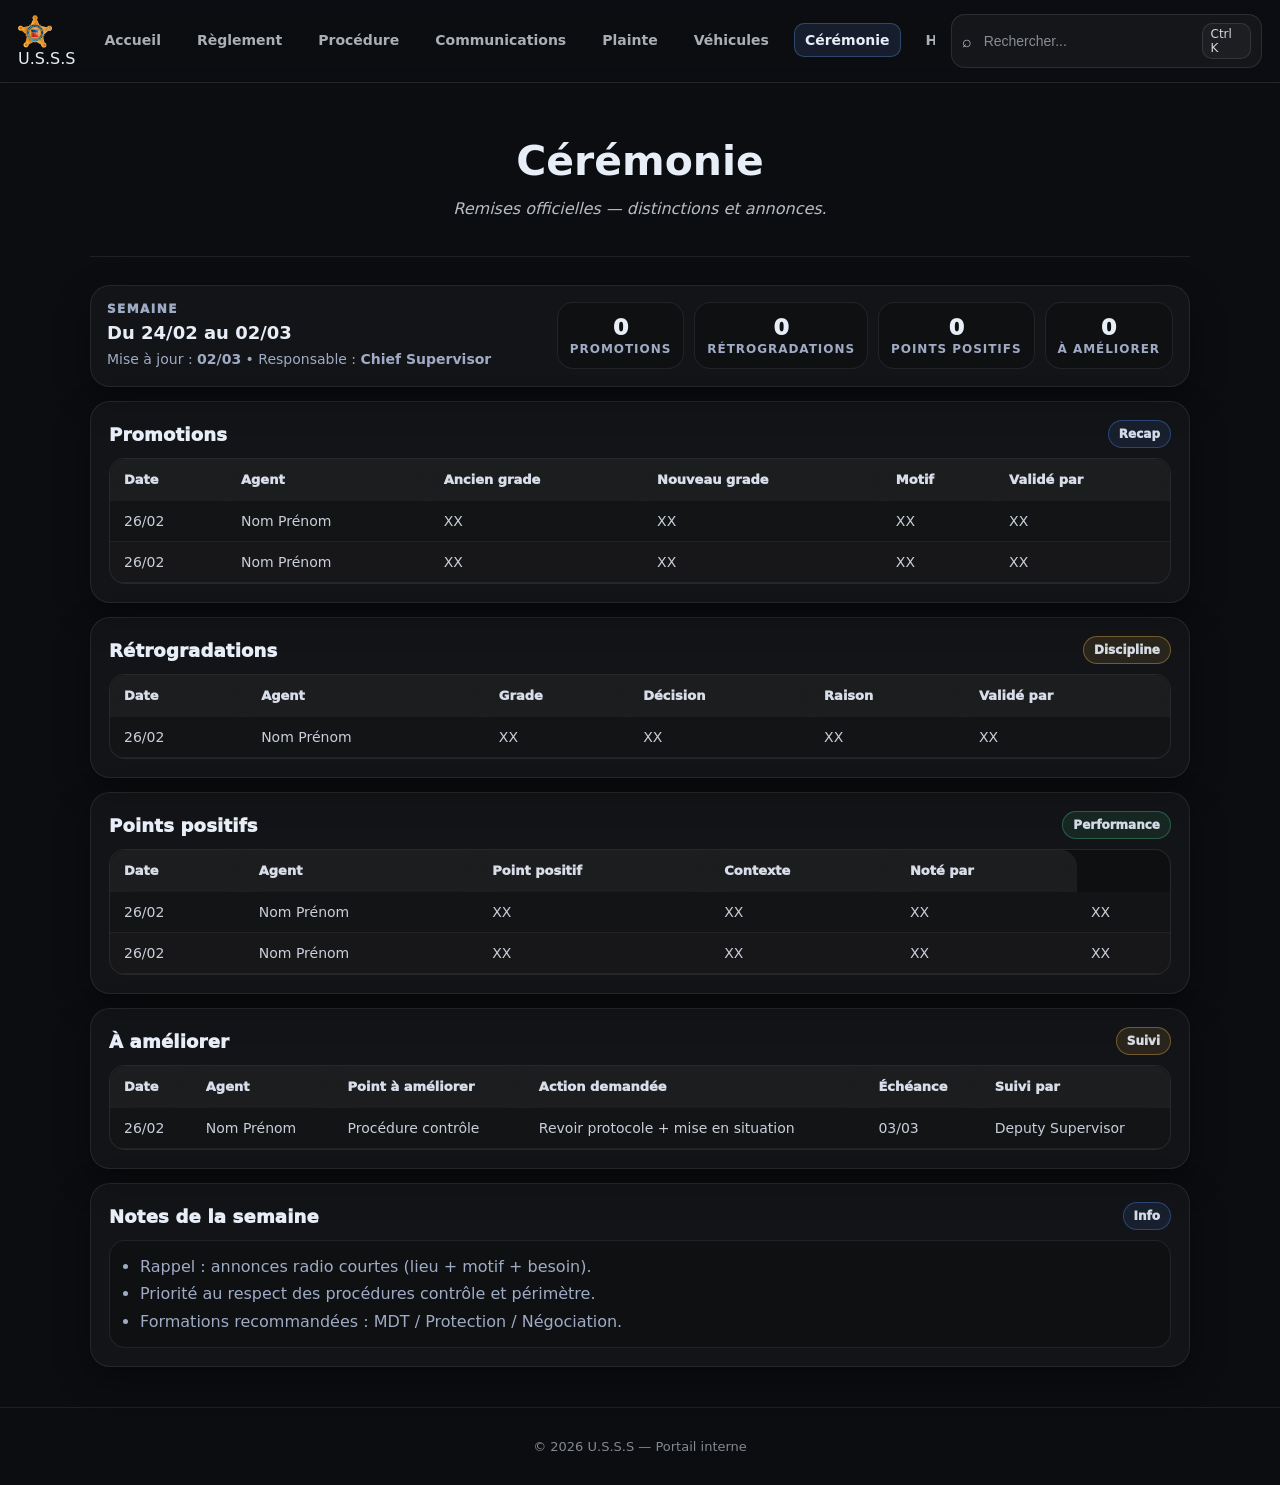
<file: ceremonie.html>
<!DOCTYPE html>
<html lang="fr">
<head>
  <meta charset="UTF-8" />
  <meta name="viewport" content="width=device-width, initial-scale=1.0" />
  <title>U.S.S.S - Cérémonie</title>
  <link rel="icon" type="image/png" href="favicon.png">
  <link rel="stylesheet" href="style.css" />
</head>
<body>

<header class="topbar">
  <div class="topbar__left">
    <div class="brand">
      <div class="brand__logo">
        <img src="favicon.png" alt="Logo USSS">
      </div>
      <div class="brand__name">U.S.S.S</div>
    </div>

    <nav class="nav">
      <a class="nav__link" href="index.html">Accueil</a>
      <a class="nav__link" href="reglement.html">Règlement</a>
      <a class="nav__link" href="procedure.html">Procédure</a>
      <a class="nav__link" href="communications.html">Communications</a>
      <a class="nav__link" href="plainte.html">Plainte</a>
      <a class="nav__link" href="vehicules.html">Véhicules</a>

      <!-- Nom changé uniquement -->
      <a class="nav__link nav__link--active" href="ceremonie.html">Cérémonie</a>

      <a class="nav__link" href="hierarchie.html">Hiérarchie</a>
     <a class="nav__link" href="effectif.html">Effectif</a>
      <a class="nav__link" href="formation.html">Formation</a>
    </nav>
  </div>

  <div class="topbar__right">
    <div class="search">
      <span class="search__icon" aria-hidden="true">⌕</span>
      <input class="search__input" type="search" placeholder="Rechercher..." />
      <span class="search__hint" aria-hidden="true">Ctrl K</span>
    </div>
  </div>
</header>

<main class="container">
  <section class="hero">
    <h1 class="hero__title">Cérémonie</h1>
    <p class="hero__subtitle">Remises officielles — distinctions et annonces.</p>
  </section>

  <hr class="divider" />


  <!-- Bandeau semaine -->
  <section class="dispatch-week">
    <div class="dispatch-week__left">
      <div class="dispatch-week__label">Semaine</div>
      <div class="dispatch-week__range">Du <b>24/02</b> au <b>02/03</b></div>
      <div class="dispatch-week__meta">Mise à jour : <b>02/03</b> • Responsable : <b>Chief Supervisor</b></div>
    </div>

    <div class="dispatch-week__right">
      <div class="dispatch-kpi">
        <div class="dispatch-kpi__value">0</div>
        <div class="dispatch-kpi__label">Promotions</div>
      </div>
      <div class="dispatch-kpi">
        <div class="dispatch-kpi__value">0</div>
        <div class="dispatch-kpi__label">Rétrogradations</div>
      </div>
      <div class="dispatch-kpi">
        <div class="dispatch-kpi__value">0</div>
        <div class="dispatch-kpi__label">Points positifs</div>
      </div>
      <div class="dispatch-kpi">
        <div class="dispatch-kpi__value">0</div>
        <div class="dispatch-kpi__label">À améliorer</div>
      </div>
    </div>
  </section>

  <!-- PROMOTIONS -->
  <section class="dispatch-card">
    <div class="dispatch-head">
      <h2 class="dispatch-title">Promotions</h2>
      <span class="dispatch-badge">Recap</span>
    </div>

    <div class="dispatch-table-wrap">
      <table class="dispatch-table">
        <thead>
          <tr>
            <th>Date</th>
            <th>Agent</th>
            <th>Ancien grade</th>
            <th>Nouveau grade</th>
            <th>Motif</th>
            <th>Validé par</th>
          </tr>
        </thead>
        <tbody>
          <tr>
            <td>26/02</td>
            <td>Nom Prénom</td>
            <td>XX</td>
            <td>XX</td>
            <td>XX</td>
            <td>XX</td>
          </tr>
          <tr>
            <td>26/02</td>
            <td>Nom Prénom</td>
            <td>XX</td>
            <td>XX</td>
            <td>XX</td>
            <td>XX</td>
          </tr>
        </tbody>
      </table>
    </div>
  </section>

  <!-- RÉTROGRADATIONS -->
  <section class="dispatch-card">
    <div class="dispatch-head">
      <h2 class="dispatch-title">Rétrogradations</h2>
      <span class="dispatch-badge dispatch-badge--warn">Discipline</span>
    </div>

    <div class="dispatch-table-wrap">
      <table class="dispatch-table">
        <thead>
          <tr>
            <th>Date</th>
            <th>Agent</th>
            <th>Grade</th>
            <th>Décision</th>
            <th>Raison</th>
            <th>Validé par</th>
          </tr>
        </thead>
        <tbody>
          <tr>
            <td>26/02</td>
            <td>Nom Prénom</td>
            <td>XX</td>
            <td>XX</td>
            <td>XX</td>
            <td>XX</td>
          </tr>
        </tbody>
      </table>
    </div>
  </section>

  <!-- POINTS POSITIFS -->
  <section class="dispatch-card">
    <div class="dispatch-head">
      <h2 class="dispatch-title">Points positifs</h2>
      <span class="dispatch-badge dispatch-badge--ok">Performance</span>
    </div>

    <div class="dispatch-table-wrap">
      <table class="dispatch-table">
        <thead>
          <tr>
            <th>Date</th>
            <th>Agent</th>
            <th>Point positif</th>
            <th>Contexte</th>
            <th>Noté par</th>
          </tr>
        </thead>
        <tbody>
          <tr>
            <td>26/02</td>
            <td>Nom Prénom</td>
            <td>XX</td>
            <td>XX</td>
            <td>XX</td>
            <td>XX</td>
          </tr>
          <tr>
            <td>26/02</td>
            <td>Nom Prénom</td>
            <td>XX</td>
            <td>XX</td>
            <td>XX</td>
            <td>XX</td>
          </tr>
        </tbody>
      </table>
    </div>
  </section>

  <!-- À AMÉLIORER -->
  <section class="dispatch-card">
    <div class="dispatch-head">
      <h2 class="dispatch-title">À améliorer</h2>
      <span class="dispatch-badge dispatch-badge--warn">Suivi</span>
    </div>

    <div class="dispatch-table-wrap">
      <table class="dispatch-table">
        <thead>
          <tr>
            <th>Date</th>
            <th>Agent</th>
            <th>Point à améliorer</th>
            <th>Action demandée</th>
            <th>Échéance</th>
            <th>Suivi par</th>
          </tr>
        </thead>
        <tbody>
          <tr>
            <td>26/02</td>
            <td>Nom Prénom</td>
            <td>Procédure contrôle</td>
            <td>Revoir protocole + mise en situation</td>
            <td>03/03</td>
            <td>Deputy Supervisor</td>
          </tr>
        </tbody>
      </table>
    </div>
  </section>

  <!-- NOTES / REMARQUES -->
  <section class="dispatch-card">
    <div class="dispatch-head">
      <h2 class="dispatch-title">Notes de la semaine</h2>
      <span class="dispatch-badge">Info</span>
    </div>

    <div class="dispatch-notes">
      <ul class="dispatch-notes__list">
        <li>Rappel : annonces radio courtes (lieu + motif + besoin).</li>
        <li>Priorité au respect des procédures contrôle et périmètre.</li>
        <li>Formations recommandées : MDT / Protection / Négociation.</li>
      </ul>
    </div>
  </section>

</main>

<footer class="footer">
  <p>© <span id="year"></span> U.S.S.S — Portail interne</p>
</footer>

<script>
  document.getElementById("year").textContent = new Date().getFullYear();
</script>

</body>
</html>
</file>
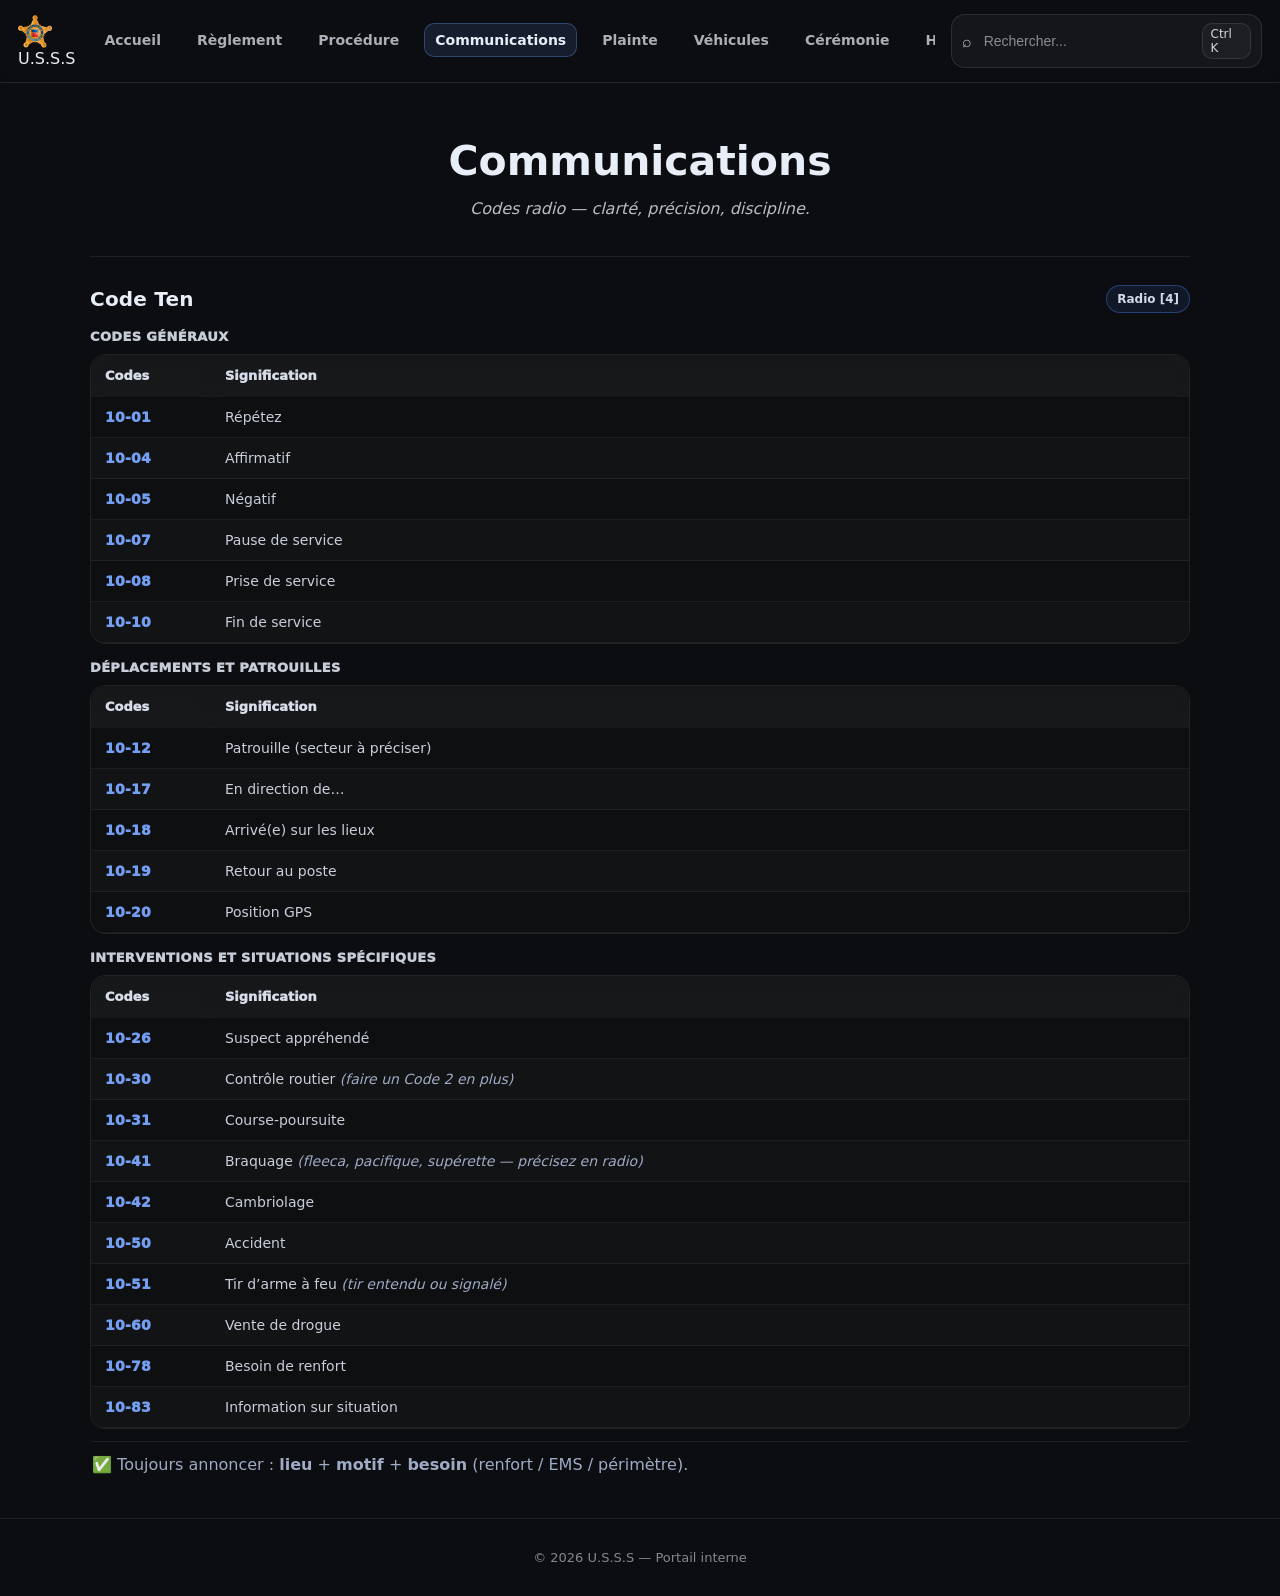
<file: communications.html>
<!DOCTYPE html>
<html lang="fr">
<head>
  <meta charset="UTF-8" />
  <meta name="viewport" content="width=device-width, initial-scale=1.0" />
  <title>U.S.S.S - Communications</title>
  <link rel="icon" type="image/png" href="favicon.png">
  <link rel="stylesheet" href="style.css" />
</head>
<body>

<header class="topbar">
  <div class="topbar__left">
    <div class="brand">
      <div class="brand__logo">
        <img src="favicon.png" alt="Logo USSS">
      </div>
      <div class="brand__name">U.S.S.S</div>
    </div>

    <nav class="nav">
      <a class="nav__link" href="index.html">Accueil</a>
      <a class="nav__link" href="reglement.html">Règlement</a>
      <a class="nav__link" href="procedure.html">Procédure</a>
      <a class="nav__link nav__link--active" href="communications.html">Communications</a>
      <a class="nav__link" href="plainte.html">Plainte</a>
      <a class="nav__link" href="vehicules.html">Véhicules</a>
      <a class="nav__link" href="ceremonie.html">Cérémonie</a>
      <a class="nav__link" href="hierarchie.html">Hiérarchie</a>
      <a class="nav__link" href="effectif.html">Effectif</a>
      <a class="nav__link" href="formation.html">Formation</a>
    </nav>
  </div>

  <div class="topbar__right">
    <div class="search">
      <span class="search__icon" aria-hidden="true">⌕</span>
      <input class="search__input" type="search" placeholder="Rechercher..." />
      <span class="search__hint" aria-hidden="true">Ctrl K</span>
    </div>
  </div>
</header>

<main class="container">
  <section class="hero">
    <h1 class="hero__title">Communications</h1>
    <p class="hero__subtitle">Codes radio — clarté, précision, discipline.</p>
  </section>

  <hr class="divider" />

  <!-- CODE TEN -->
  <section class="comms-card">
    <div class="comms-head">
      <h2 class="comms-title">Code Ten</h2>
      <span class="comms-badge">Radio [4]</span>
    </div>

    <!-- Codes généraux -->
    <h3 class="comms-subtitle">Codes généraux</h3>
    <div class="comms-table-wrap">
      <table class="comms-table">
        <thead>
          <tr>
            <th>Codes</th>
            <th>Signification</th>
          </tr>
        </thead>
        <tbody>
          <tr><td>10-01</td><td>Répétez</td></tr>
          <tr><td>10-04</td><td>Affirmatif</td></tr>
          <tr><td>10-05</td><td>Négatif</td></tr>
          <tr><td>10-07</td><td>Pause de service</td></tr>
          <tr><td>10-08</td><td>Prise de service</td></tr>
          <tr><td>10-10</td><td>Fin de service</td></tr>
        </tbody>
      </table>
    </div>

    <!-- Déplacements -->
    <h3 class="comms-subtitle">Déplacements et patrouilles</h3>
    <div class="comms-table-wrap">
      <table class="comms-table">
        <thead>
          <tr>
            <th>Codes</th>
            <th>Signification</th>
          </tr>
        </thead>
        <tbody>
          <tr><td>10-12</td><td>Patrouille (secteur à préciser)</td></tr>
          <tr><td>10-17</td><td>En direction de…</td></tr>
          <tr><td>10-18</td><td>Arrivé(e) sur les lieux</td></tr>
          <tr><td>10-19</td><td>Retour au poste</td></tr>
          <tr><td>10-20</td><td>Position GPS</td></tr>
        </tbody>
      </table>
    </div>

    <!-- Interventions -->
    <h3 class="comms-subtitle">Interventions et situations spécifiques</h3>
    <div class="comms-table-wrap">
      <table class="comms-table">
        <thead>
          <tr>
            <th>Codes</th>
            <th>Signification</th>
          </tr>
        </thead>
        <tbody>
          <tr><td>10-26</td><td>Suspect appréhendé</td></tr>
          <tr><td>10-30</td><td>Contrôle routier <em>(faire un Code 2 en plus)</em></td></tr>
          <tr><td>10-31</td><td>Course-poursuite</td></tr>
          <tr><td>10-41</td><td>Braquage <em>(fleeca, pacifique, supérette — précisez en radio)</em></td></tr>
          <tr><td>10-42</td><td>Cambriolage</td></tr>
          <tr><td>10-50</td><td>Accident</td></tr>
          <tr><td>10-51</td><td>Tir d’arme à feu <em>(tir entendu ou signalé)</em></td></tr>
          <tr><td>10-60</td><td>Vente de drogue</td></tr>
          <tr><td>10-78</td><td>Besoin de renfort</td></tr>
          <tr><td>10-83</td><td>Information sur situation</td></tr>
        </tbody>
      </table>
    </div>

    <p class="comms-note">
      ✅ Toujours annoncer : <b>lieu</b> + <b>motif</b> + <b>besoin</b> (renfort / EMS / périmètre).
    </p>
  </section>
</main>

<footer class="footer">
  <p>© <span id="year"></span> U.S.S.S — Portail interne</p>
</footer>

<script>
  document.getElementById("year").textContent = new Date().getFullYear();
</script>

</body>
</html>
</file>
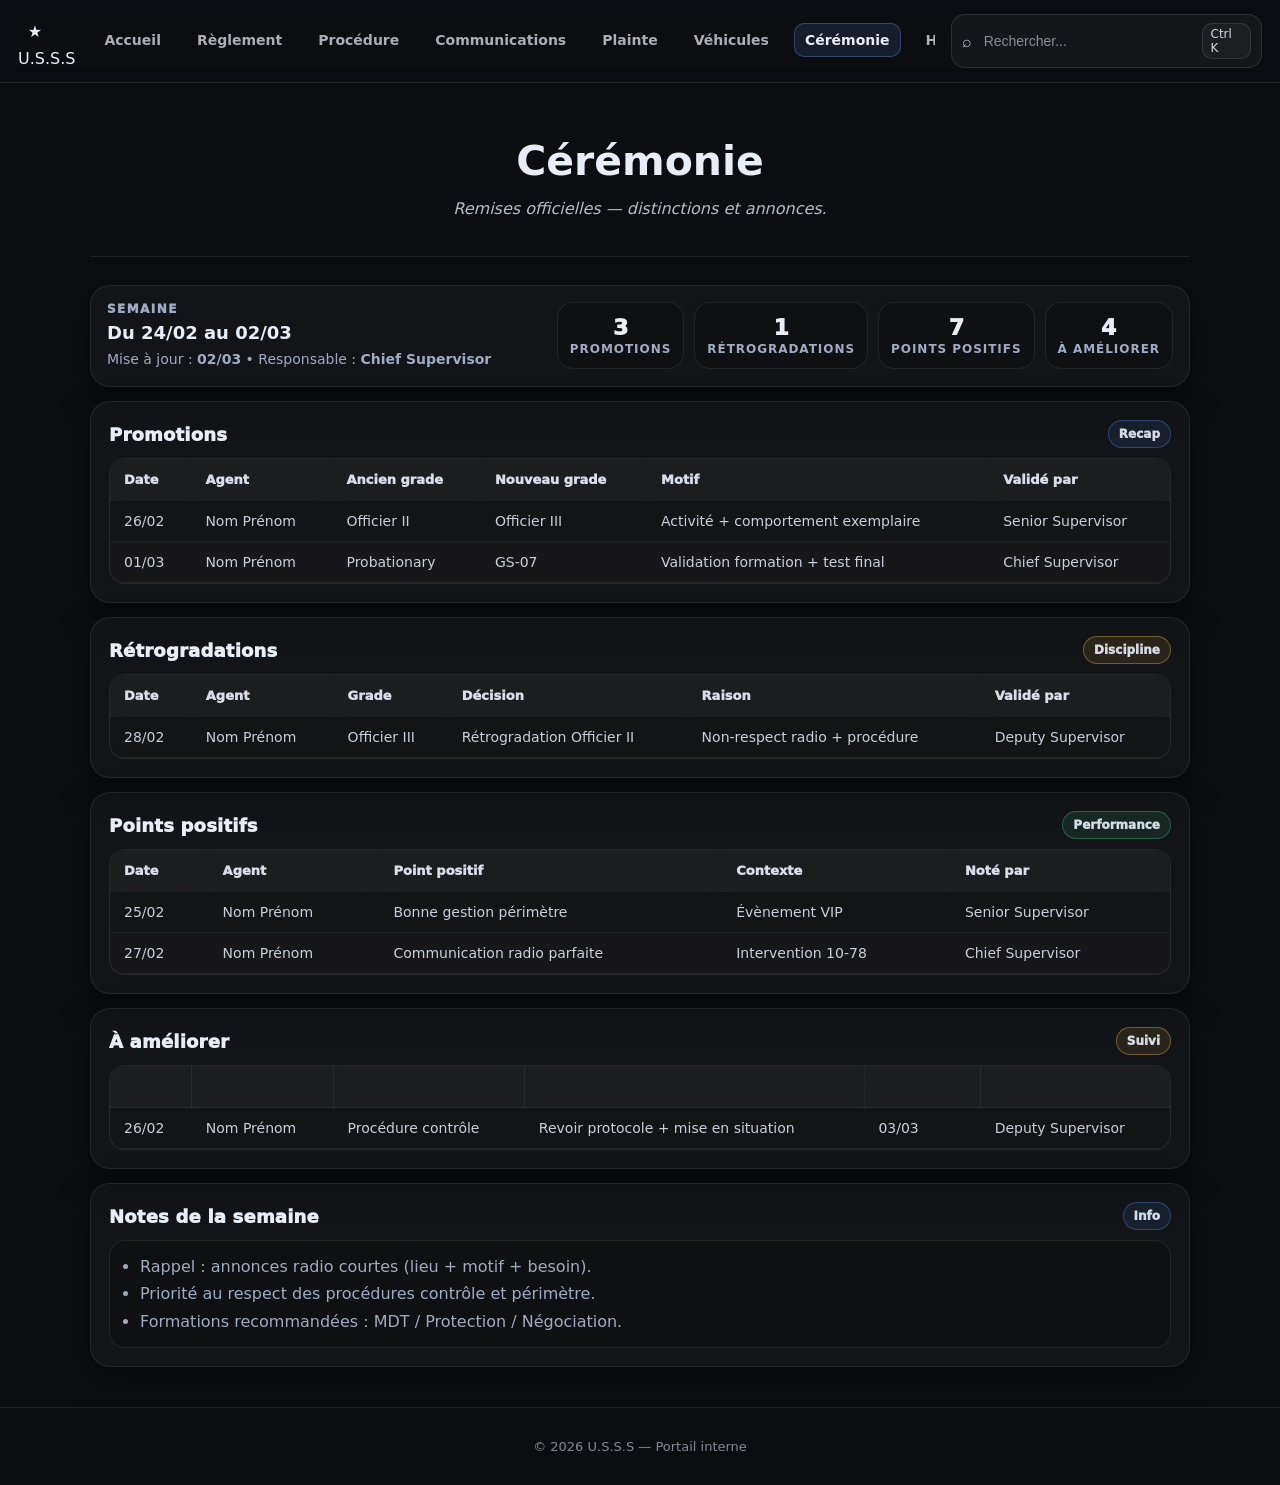
<file: dispatch.html>
<!DOCTYPE html>
<html lang="fr">
<head>
  <meta charset="UTF-8" />
  <meta name="viewport" content="width=device-width, initial-scale=1.0" />
  <title>U.S.S.S - Cérémonie</title>
  <link rel="stylesheet" href="style.css" />
</head>
<body>

<header class="topbar">
  <div class="topbar__left">
    <div class="brand">
      <div class="brand__logo" aria-hidden="true">★</div>
      <div class="brand__name">U.S.S.S</div>
    </div>

    <nav class="nav">
      <a class="nav__link" href="index.html">Accueil</a>
      <a class="nav__link" href="reglement.html">Règlement</a>
      <a class="nav__link" href="procedure.html">Procédure</a>
      <a class="nav__link" href="communications.html">Communications</a>
      <a class="nav__link" href="plainte.html">Plainte</a>
      <a class="nav__link" href="vehicules.html">Véhicules</a>

      <!-- Nom changé uniquement -->
      <a class="nav__link nav__link--active" href="ceremonie.html">Cérémonie</a>

      <a class="nav__link" href="hierarchie.html">Hiérarchie</a>
      <a class="nav__link" href="supervision.html">Supervision</a>
      <a class="nav__link" href="formation.html">Formation</a>
    </nav>
  </div>

  <div class="topbar__right">
    <div class="search">
      <span class="search__icon" aria-hidden="true">⌕</span>
      <input class="search__input" type="search" placeholder="Rechercher..." />
      <span class="search__hint" aria-hidden="true">Ctrl K</span>
    </div>
  </div>
</header>

<main class="container">
  <section class="hero">
    <h1 class="hero__title">Cérémonie</h1>
    <p class="hero__subtitle">Remises officielles — distinctions et annonces.</p>
  </section>

  <hr class="divider" />


  <!-- Bandeau semaine -->
  <section class="dispatch-week">
    <div class="dispatch-week__left">
      <div class="dispatch-week__label">Semaine</div>
      <div class="dispatch-week__range">Du <b>24/02</b> au <b>02/03</b></div>
      <div class="dispatch-week__meta">Mise à jour : <b>02/03</b> • Responsable : <b>Chief Supervisor</b></div>
    </div>

    <div class="dispatch-week__right">
      <div class="dispatch-kpi">
        <div class="dispatch-kpi__value">3</div>
        <div class="dispatch-kpi__label">Promotions</div>
      </div>
      <div class="dispatch-kpi">
        <div class="dispatch-kpi__value">1</div>
        <div class="dispatch-kpi__label">Rétrogradations</div>
      </div>
      <div class="dispatch-kpi">
        <div class="dispatch-kpi__value">7</div>
        <div class="dispatch-kpi__label">Points positifs</div>
      </div>
      <div class="dispatch-kpi">
        <div class="dispatch-kpi__value">4</div>
        <div class="dispatch-kpi__label">À améliorer</div>
      </div>
    </div>
  </section>

  <!-- PROMOTIONS -->
  <section class="dispatch-card">
    <div class="dispatch-head">
      <h2 class="dispatch-title">Promotions</h2>
      <span class="dispatch-badge">Recap</span>
    </div>

    <div class="dispatch-table-wrap">
      <table class="dispatch-table">
        <thead>
          <tr>
            <th>Date</th>
            <th>Agent</th>
            <th>Ancien grade</th>
            <th>Nouveau grade</th>
            <th>Motif</th>
            <th>Validé par</th>
          </tr>
        </thead>
        <tbody>
          <tr>
            <td>26/02</td>
            <td>Nom Prénom</td>
            <td>Officier II</td>
            <td>Officier III</td>
            <td>Activité + comportement exemplaire</td>
            <td>Senior Supervisor</td>
          </tr>
          <tr>
            <td>01/03</td>
            <td>Nom Prénom</td>
            <td>Probationary</td>
            <td>GS-07</td>
            <td>Validation formation + test final</td>
            <td>Chief Supervisor</td>
          </tr>
        </tbody>
      </table>
    </div>
  </section>

  <!-- RÉTROGRADATIONS -->
  <section class="dispatch-card">
    <div class="dispatch-head">
      <h2 class="dispatch-title">Rétrogradations</h2>
      <span class="dispatch-badge dispatch-badge--warn">Discipline</span>
    </div>

    <div class="dispatch-table-wrap">
      <table class="dispatch-table">
        <thead>
          <tr>
            <th>Date</th>
            <th>Agent</th>
            <th>Grade</th>
            <th>Décision</th>
            <th>Raison</th>
            <th>Validé par</th>
          </tr>
        </thead>
        <tbody>
          <tr>
            <td>28/02</td>
            <td>Nom Prénom</td>
            <td>Officier III</td>
            <td>Rétrogradation Officier II</td>
            <td>Non-respect radio + procédure</td>
            <td>Deputy Supervisor</td>
          </tr>
        </tbody>
      </table>
    </div>
  </section>

  <!-- POINTS POSITIFS -->
  <section class="dispatch-card">
    <div class="dispatch-head">
      <h2 class="dispatch-title">Points positifs</h2>
      <span class="dispatch-badge dispatch-badge--ok">Performance</span>
    </div>

    <div class="dispatch-table-wrap">
      <table class="dispatch-table">
        <thead>
          <tr>
            <th>Date</th>
            <th>Agent</th>
            <th>Point positif</th>
            <th>Contexte</th>
            <th>Noté par</th>
          </tr>
        </thead>
        <tbody>
          <tr>
            <td>25/02</td>
            <td>Nom Prénom</td>
            <td>Bonne gestion périmètre</td>
            <td>Évènement VIP</td>
            <td>Senior Supervisor</td>
          </tr>
          <tr>
            <td>27/02</td>
            <td>Nom Prénom</td>
            <td>Communication radio parfaite</td>
            <td>Intervention 10-78</td>
            <td>Chief Supervisor</td>
          </tr>
        </tbody>
      </table>
    </div>
  </section>

  <!-- À AMÉLIORER -->
  <section class="dispatch-card">
    <div class="dispatch-head">
      <h2 class="dispatch-title">À améliorer</h2>
      <span class="dispatch-badge dispatch-badge--warn">Suivi</span>
    </div>

    <div class="dispatch-table-wrap">
      <table class="dispatch-table">
        <thead>
          <tr>
            <th>Date</th>
            <th>Agent</th>
            <th>Point à améliorer</th>
            <th>Action demandée</th>
            <th>Échéance</th>
            <th>Suivi par</th>
          </tr>
        </thead>
        <tbody>
          <tr>
            <td>26/02</td>
            <td>Nom Prénom</td>
            <td>Procédure contrôle</td>
            <td>Revoir protocole + mise en situation</td>
            <td>03/03</td>
            <td>Deputy Supervisor</td>
          </tr>
        </tbody>
      </table>
    </div>
  </section>

  <!-- NOTES / REMARQUES -->
  <section class="dispatch-card">
    <div class="dispatch-head">
      <h2 class="dispatch-title">Notes de la semaine</h2>
      <span class="dispatch-badge">Info</span>
    </div>

    <div class="dispatch-notes">
      <ul class="dispatch-notes__list">
        <li>Rappel : annonces radio courtes (lieu + motif + besoin).</li>
        <li>Priorité au respect des procédures contrôle et périmètre.</li>
        <li>Formations recommandées : MDT / Protection / Négociation.</li>
      </ul>
    </div>
  </section>

</main>

<footer class="footer">
  <p>© <span id="year"></span> U.S.S.S — Portail interne</p>
</footer>

<script>
  document.getElementById("year").textContent = new Date().getFullYear();
</script>

</body>
</html>
</file>
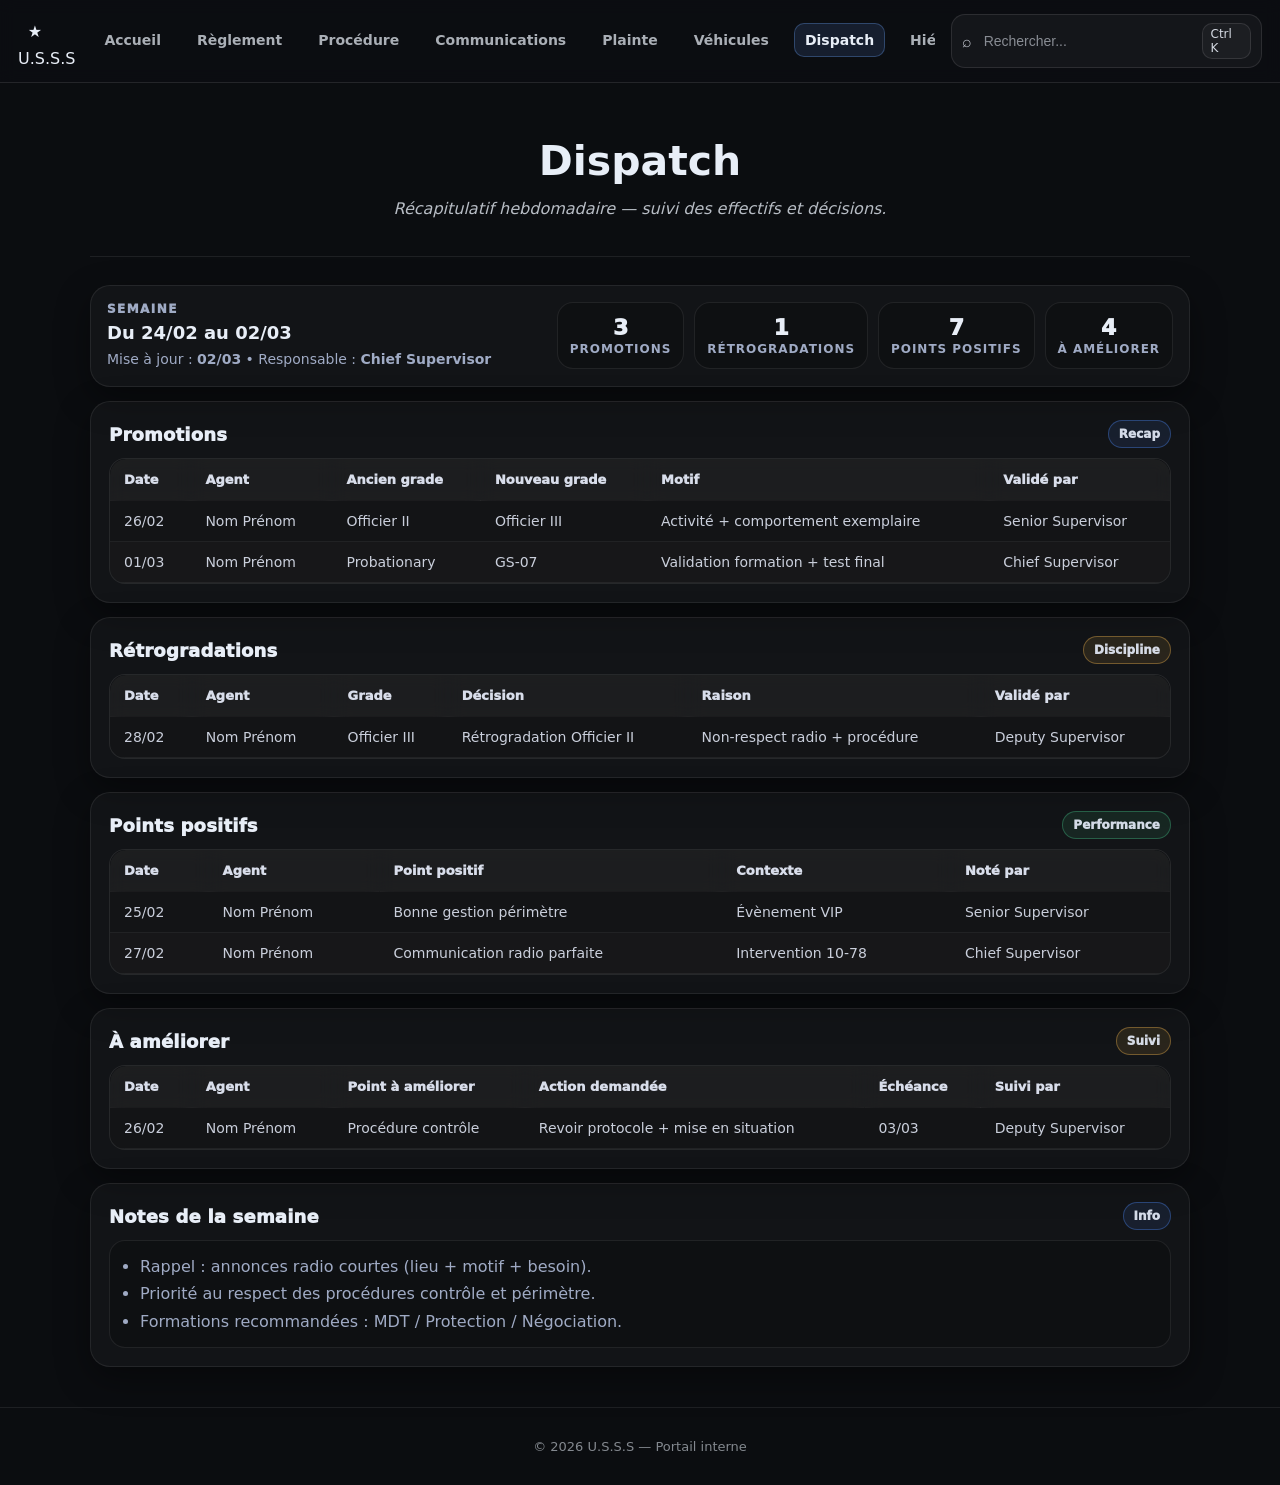
<file: divisions.html>
<!DOCTYPE html>
<html lang="fr">
<head>
  <meta charset="UTF-8" />
  <meta name="viewport" content="width=device-width, initial-scale=1.0" />
  <title>U.S.S.S - Dispatch</title>
  <link rel="stylesheet" href="style.css" />
</head>
<body>

<header class="topbar">
  <div class="topbar__left">
    <div class="brand">
      <div class="brand__logo" aria-hidden="true">★</div>
      <div class="brand__name">U.S.S.S</div>
    </div>

    <nav class="nav">
      <a class="nav__link" href="index.html">Accueil</a>
      <a class="nav__link" href="reglement.html">Règlement</a>
      <a class="nav__link" href="procedure.html">Procédure</a>
      <a class="nav__link" href="communications.html">Communications</a>
      <a class="nav__link" href="plainte.html">Plainte</a>
      <a class="nav__link" href="vehicules.html">Véhicules</a>

      <!-- ✅ Remplacé: Divisions -> Dispatch -->
      <a class="nav__link nav__link--active" href="dispatch.html">Dispatch</a>

      <a class="nav__link" href="hierarchie.html">Hiérarchie</a>
      <a class="nav__link" href="supervision.html">Supervision</a>
      <a class="nav__link" href="formation.html">Formation</a>
    </nav>
  </div>

  <div class="topbar__right">
    <div class="search">
      <span class="search__icon" aria-hidden="true">⌕</span>
      <input class="search__input" type="search" placeholder="Rechercher..." />
      <span class="search__hint" aria-hidden="true">Ctrl K</span>
    </div>
  </div>
</header>

<main class="container">
  <section class="hero">
    <h1 class="hero__title">Dispatch</h1>
    <p class="hero__subtitle">Récapitulatif hebdomadaire — suivi des effectifs et décisions.</p>
  </section>

  <hr class="divider" />

  <!-- Bandeau semaine -->
  <section class="dispatch-week">
    <div class="dispatch-week__left">
      <div class="dispatch-week__label">Semaine</div>
      <div class="dispatch-week__range">Du <b>24/02</b> au <b>02/03</b></div>
      <div class="dispatch-week__meta">Mise à jour : <b>02/03</b> • Responsable : <b>Chief Supervisor</b></div>
    </div>

    <div class="dispatch-week__right">
      <div class="dispatch-kpi">
        <div class="dispatch-kpi__value">3</div>
        <div class="dispatch-kpi__label">Promotions</div>
      </div>
      <div class="dispatch-kpi">
        <div class="dispatch-kpi__value">1</div>
        <div class="dispatch-kpi__label">Rétrogradations</div>
      </div>
      <div class="dispatch-kpi">
        <div class="dispatch-kpi__value">7</div>
        <div class="dispatch-kpi__label">Points positifs</div>
      </div>
      <div class="dispatch-kpi">
        <div class="dispatch-kpi__value">4</div>
        <div class="dispatch-kpi__label">À améliorer</div>
      </div>
    </div>
  </section>

  <!-- PROMOTIONS -->
  <section class="dispatch-card">
    <div class="dispatch-head">
      <h2 class="dispatch-title">Promotions</h2>
      <span class="dispatch-badge">Recap</span>
    </div>

    <div class="dispatch-table-wrap">
      <table class="dispatch-table">
        <thead>
          <tr>
            <th>Date</th>
            <th>Agent</th>
            <th>Ancien grade</th>
            <th>Nouveau grade</th>
            <th>Motif</th>
            <th>Validé par</th>
          </tr>
        </thead>
        <tbody>
          <tr>
            <td>26/02</td>
            <td>Nom Prénom</td>
            <td>Officier II</td>
            <td>Officier III</td>
            <td>Activité + comportement exemplaire</td>
            <td>Senior Supervisor</td>
          </tr>
          <tr>
            <td>01/03</td>
            <td>Nom Prénom</td>
            <td>Probationary</td>
            <td>GS-07</td>
            <td>Validation formation + test final</td>
            <td>Chief Supervisor</td>
          </tr>
        </tbody>
      </table>
    </div>
  </section>

  <!-- RÉTROGRADATIONS -->
  <section class="dispatch-card">
    <div class="dispatch-head">
      <h2 class="dispatch-title">Rétrogradations</h2>
      <span class="dispatch-badge dispatch-badge--warn">Discipline</span>
    </div>

    <div class="dispatch-table-wrap">
      <table class="dispatch-table">
        <thead>
          <tr>
            <th>Date</th>
            <th>Agent</th>
            <th>Grade</th>
            <th>Décision</th>
            <th>Raison</th>
            <th>Validé par</th>
          </tr>
        </thead>
        <tbody>
          <tr>
            <td>28/02</td>
            <td>Nom Prénom</td>
            <td>Officier III</td>
            <td>Rétrogradation Officier II</td>
            <td>Non-respect radio + procédure</td>
            <td>Deputy Supervisor</td>
          </tr>
        </tbody>
      </table>
    </div>
  </section>

  <!-- POINTS POSITIFS -->
  <section class="dispatch-card">
    <div class="dispatch-head">
      <h2 class="dispatch-title">Points positifs</h2>
      <span class="dispatch-badge dispatch-badge--ok">Performance</span>
    </div>

    <div class="dispatch-table-wrap">
      <table class="dispatch-table">
        <thead>
          <tr>
            <th>Date</th>
            <th>Agent</th>
            <th>Point positif</th>
            <th>Contexte</th>
            <th>Noté par</th>
          </tr>
        </thead>
        <tbody>
          <tr>
            <td>25/02</td>
            <td>Nom Prénom</td>
            <td>Bonne gestion périmètre</td>
            <td>Évènement VIP</td>
            <td>Senior Supervisor</td>
          </tr>
          <tr>
            <td>27/02</td>
            <td>Nom Prénom</td>
            <td>Communication radio parfaite</td>
            <td>Intervention 10-78</td>
            <td>Chief Supervisor</td>
          </tr>
        </tbody>
      </table>
    </div>
  </section>

  <!-- À AMÉLIORER -->
  <section class="dispatch-card">
    <div class="dispatch-head">
      <h2 class="dispatch-title">À améliorer</h2>
      <span class="dispatch-badge dispatch-badge--warn">Suivi</span>
    </div>

    <div class="dispatch-table-wrap">
      <table class="dispatch-table">
        <thead>
          <tr>
            <th>Date</th>
            <th>Agent</th>
            <th>Point à améliorer</th>
            <th>Action demandée</th>
            <th>Échéance</th>
            <th>Suivi par</th>
          </tr>
        </thead>
        <tbody>
          <tr>
            <td>26/02</td>
            <td>Nom Prénom</td>
            <td>Procédure contrôle</td>
            <td>Revoir protocole + mise en situation</td>
            <td>03/03</td>
            <td>Deputy Supervisor</td>
          </tr>
        </tbody>
      </table>
    </div>
  </section>

  <!-- NOTES / REMARQUES -->
  <section class="dispatch-card">
    <div class="dispatch-head">
      <h2 class="dispatch-title">Notes de la semaine</h2>
      <span class="dispatch-badge">Info</span>
    </div>

    <div class="dispatch-notes">
      <ul class="dispatch-notes__list">
        <li>Rappel : annonces radio courtes (lieu + motif + besoin).</li>
        <li>Priorité au respect des procédures contrôle et périmètre.</li>
        <li>Formations recommandées : MDT / Protection / Négociation.</li>
      </ul>
    </div>
  </section>

</main>

<footer class="footer">
  <p>© <span id="year"></span> U.S.S.S — Portail interne</p>
</footer>

<script>
  document.getElementById("year").textContent = new Date().getFullYear();
</script>

</body>
</html>
</file>
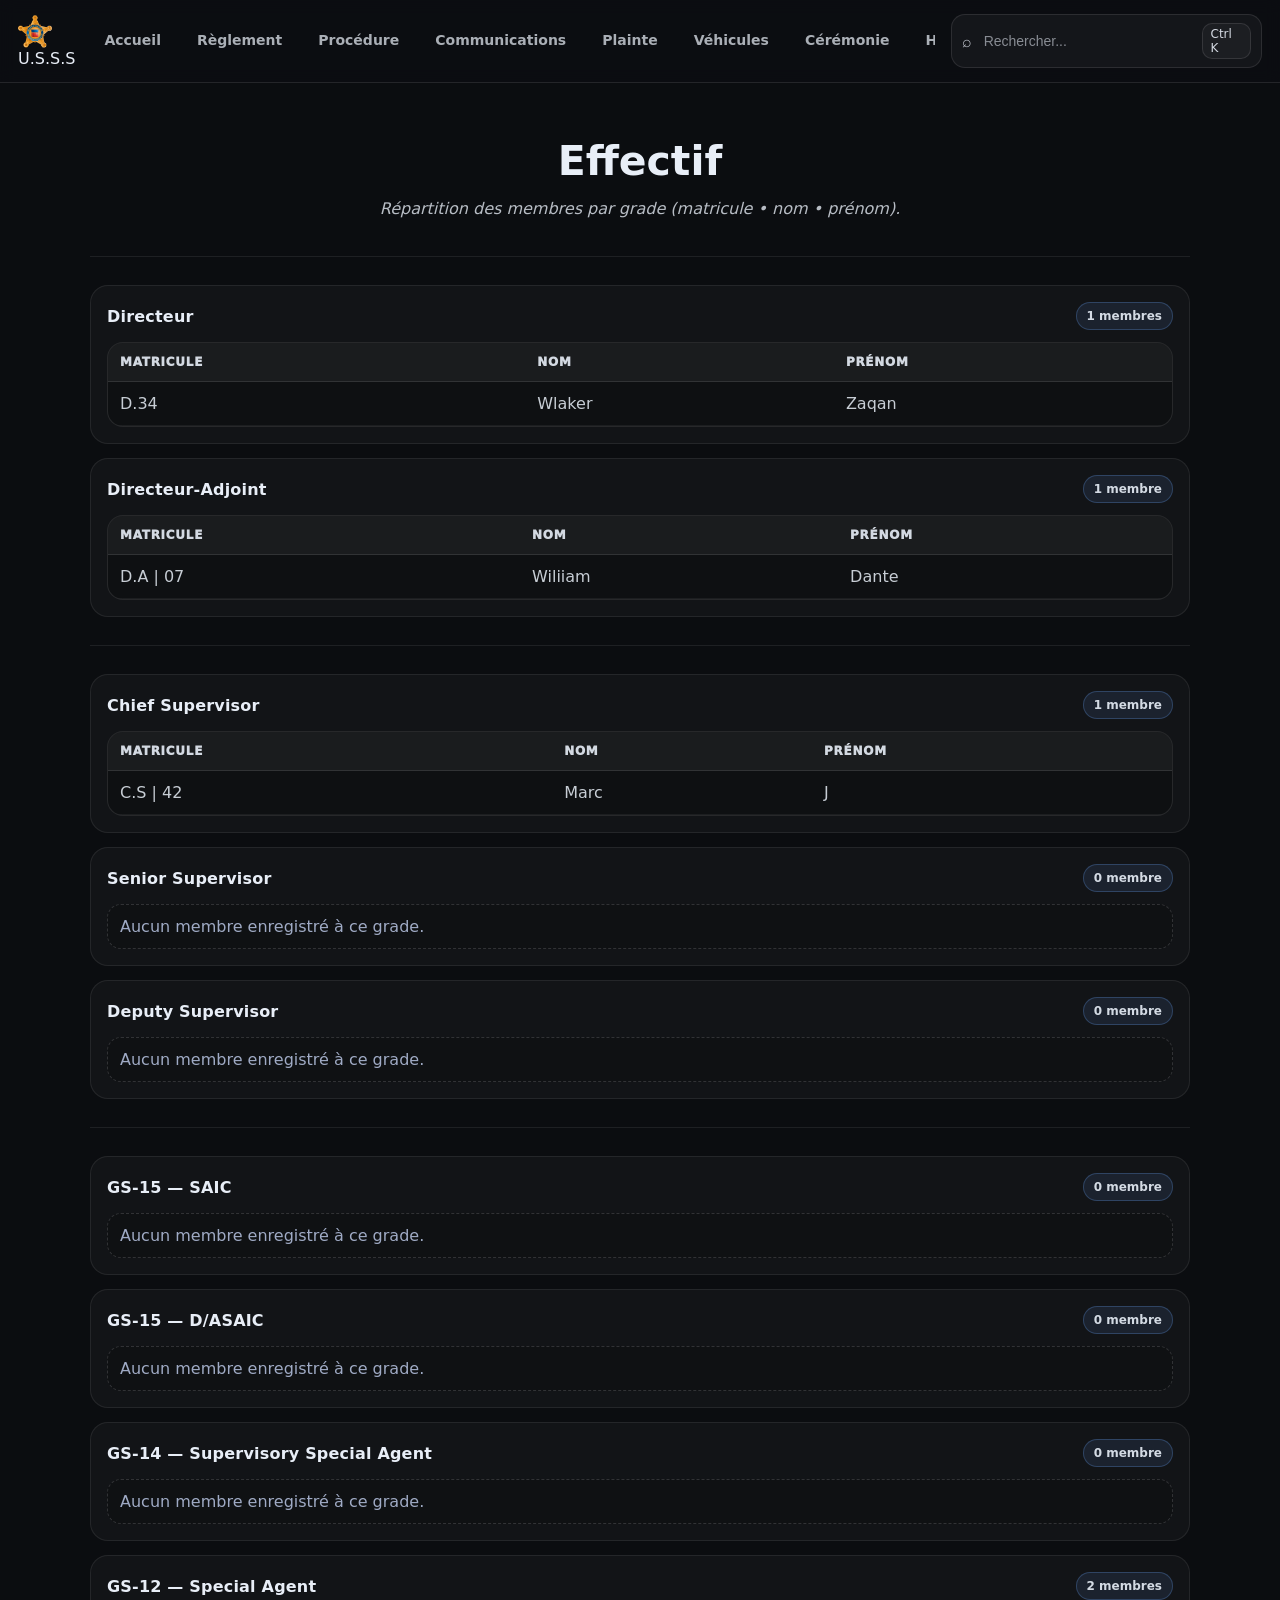
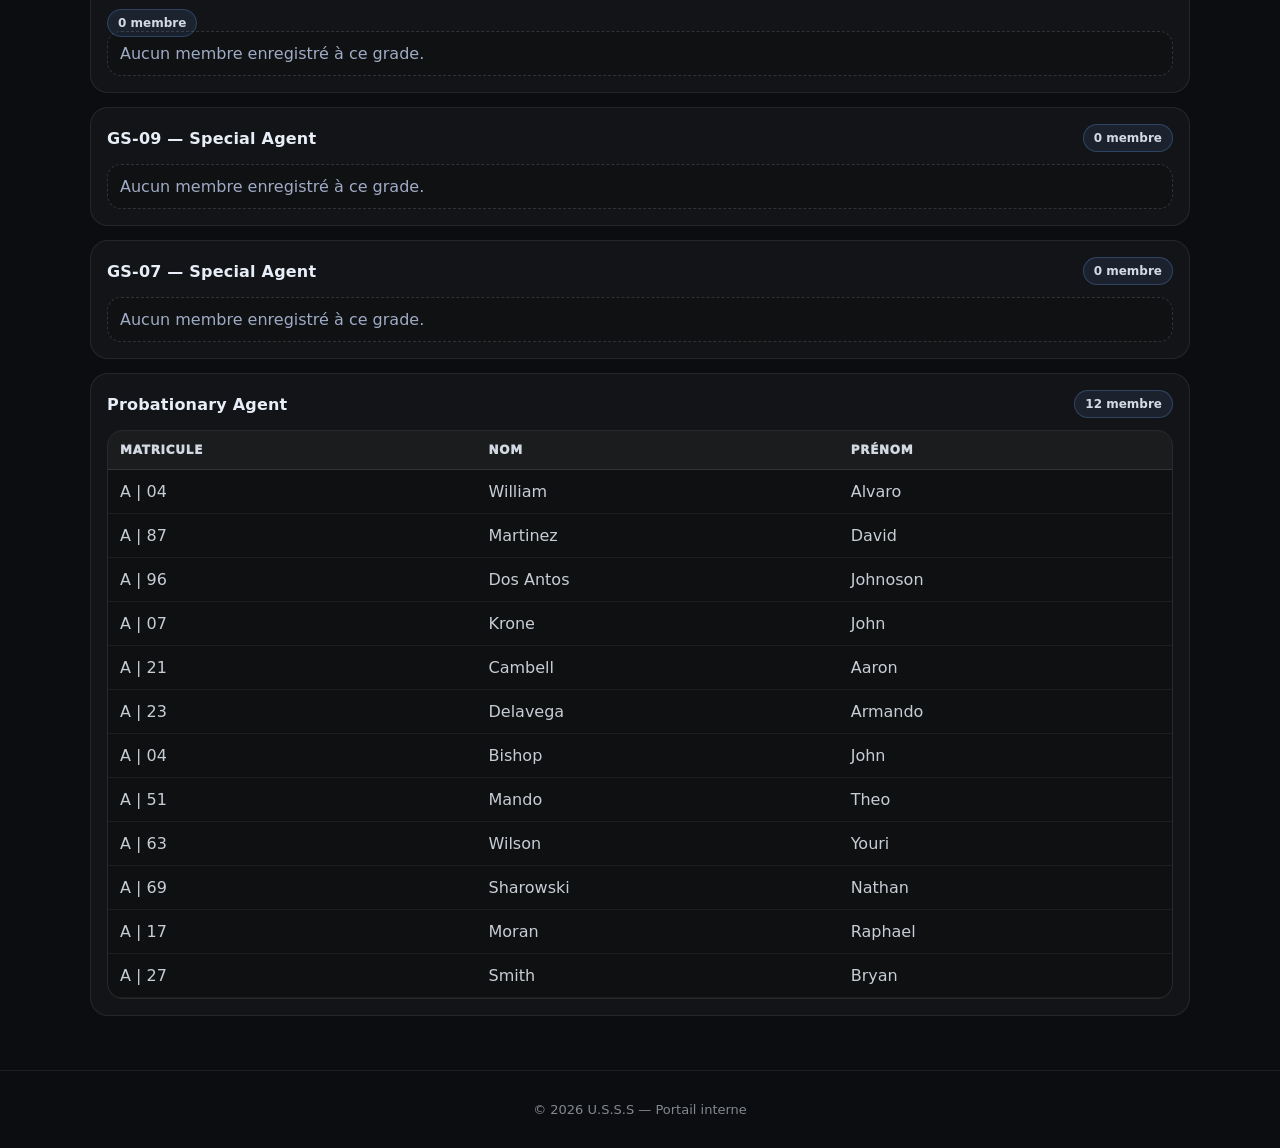
<file: effectif.html>
<!DOCTYPE html>
<html lang="fr">
<head>
  <meta charset="UTF-8" />
  <meta name="viewport" content="width=device-width, initial-scale=1.0" />
  <title>U.S.S.S | Effectif</title>
  <link rel="icon" type="image/png" href="favicon.png">
  <link rel="stylesheet" href="style.css" />
</head>
<body>

<header class="topbar">
  <div class="topbar__left">
    <div class="brand">
      <div class="brand__logo">
        <img src="favicon.png" alt="Logo USSS">
      </div>
      <div class="brand__name">U.S.S.S</div>
    </div>

    <nav class="nav">
      <a class="nav__link" href="index.html">Accueil</a>
      <a class="nav__link" href="reglement.html">Règlement</a>
      <a class="nav__link" href="procedure.html">Procédure</a>
      <a class="nav__link" href="communications.html">Communications</a>
      <a class="nav__link" href="plainte.html">Plainte</a>
      <a class="nav__link" href="vehicules.html">Véhicules</a>
      <a class="nav__link" href="ceremonie.html">Cérémonie</a>
      <a class="nav__link" href="hierarchie.html">Hiérarchie</a>
      <a class="nav__link nav__link--active" href="effectif.html">Effectif</a>
      <a class="nav__link" href="formation.html">Formation</a>
    </nav>
  </div>

  <div class="topbar__right">
    <div class="search">
      <span class="search__icon" aria-hidden="true">⌕</span>
      <input class="search__input" type="search" placeholder="Rechercher..." />
      <span class="search__hint" aria-hidden="true">Ctrl K</span>
    </div>
  </div>
</header>

<main class="container">
  <section class="hero">
    <h1 class="hero__title">Effectif</h1>
    <p class="hero__subtitle">Répartition des membres par grade (matricule • nom • prénom).</p>
  </section>

  <hr class="divider" />

  <!-- ===== Direction ===== -->
  <section class="effectif-grade">
    <div class="effectif-grade__head">
      <h2 class="effectif-grade__title">Directeur</h2>
      <span class="effectif-grade__count">1 membres</span>
    </div>

    <div class="effectif-table-wrap">
      <table class="effectif-table">
        <thead>
          <tr>
            <th>Matricule</th>
            <th>Nom</th>
            <th>Prénom</th>
          </tr>
        </thead>
        <tbody>
          <tr><td>D.34</td><td>Wlaker</td><td>Zaqan</td></tr>
        </tbody>
      </table>
    </div>
  </section>

  <section class="effectif-grade">
    <div class="effectif-grade__head">
      <h2 class="effectif-grade__title">Directeur-Adjoint</h2>
      <span class="effectif-grade__count">1 membre</span>
    </div>

    <div class="effectif-table-wrap">
      <table class="effectif-table">
        <thead>
          <tr>
            <th>Matricule</th>
            <th>Nom</th>
            <th>Prénom</th>
          </tr>
        </thead>
        <tbody>
          <tr><td>D.A | 07</td><td>Wiliiam</td><td>Dante</td></tr>
        </tbody>
      </table>
    </div>
  </section>

  <hr class="divider" />

  <!-- ===== Supervision (si tu la gardes dans l’effectif) ===== -->
  <section class="effectif-grade">
    <div class="effectif-grade__head">
      <h2 class="effectif-grade__title">Chief Supervisor</h2>
      <span class="effectif-grade__count">1 membre</span>
    </div>

    <div class="effectif-table-wrap">
      <table class="effectif-table">
        <thead>
          <tr>
            <th>Matricule</th>
            <th>Nom</th>
            <th>Prénom</th>
          </tr>
        </thead>
        <tbody>
          <tr><td>C.S | 42</td><td>Marc</td><td>J</td></tr>
        </tbody>
      </table>
    </div>
  </section>

  <section class="effectif-grade">
    <div class="effectif-grade__head">
      <h2 class="effectif-grade__title">Senior Supervisor</h2>
      <span class="effectif-grade__count">0 membre</span>
    </div>

    <div class="effectif-empty">Aucun membre enregistré à ce grade.</div>
  </section>

  <section class="effectif-grade">
    <div class="effectif-grade__head">
      <h2 class="effectif-grade__title">Deputy Supervisor</h2>
      <span class="effectif-grade__count">0 membre</span>
    </div>

    <div class="effectif-empty">Aucun membre enregistré à ce grade.</div>
  </section>

  <hr class="divider" />

  <!-- ===== USSS Agents (ordre) ===== -->
  <section class="effectif-grade">
    <div class="effectif-grade__head">
      <h2 class="effectif-grade__title">GS-15 — SAIC</h2>
      <span class="effectif-grade__count">0 membre</span>
    </div>
    <div class="effectif-empty">Aucun membre enregistré à ce grade.</div>
  </section>

  <section class="effectif-grade">
    <div class="effectif-grade__head">
      <h2 class="effectif-grade__title">GS-15 — D/ASAIC</h2>
      <span class="effectif-grade__count">0 membre</span>
    </div>
    <div class="effectif-empty">Aucun membre enregistré à ce grade.</div>
  </section>

  <section class="effectif-grade">
    <div class="effectif-grade__head">
      <h2 class="effectif-grade__title">GS-14 — Supervisory Special Agent</h2>
      <span class="effectif-grade__count">0 membre</span>
    </div>
    <div class="effectif-empty">Aucun membre enregistré à ce grade.</div>
  </section>

  <section class="effectif-grade">
    <div class="effectif-grade__head">
      <h2 class="effectif-grade__title">GS-12 — Special Agent</h2>
      <span class="effectif-grade__count">2 membres</span>
    </div>
      <span class="effectif-grade__count">0 membre</span>
    </div>
    <div class="effectif-empty">Aucun membre enregistré à ce grade.</div>
  </section>

  <section class="effectif-grade">
    <div class="effectif-grade__head">
      <h2 class="effectif-grade__title">GS-09 — Special Agent</h2>
      <span class="effectif-grade__count">0 membre</span>
    </div>
    <div class="effectif-empty">Aucun membre enregistré à ce grade.</div>
  </section>

  <section class="effectif-grade">
    <div class="effectif-grade__head">
      <h2 class="effectif-grade__title">GS-07 — Special Agent</h2>
      <span class="effectif-grade__count">0 membre</span>
    </div>
    <div class="effectif-empty">Aucun membre enregistré à ce grade.</div>
  </section>

  <section class="effectif-grade">
    <div class="effectif-grade__head">
      <h2 class="effectif-grade__title">Probationary Agent</h2>
      <span class="effectif-grade__count"> 12 membre</span>
    </div>
    <div class="effectif-table-wrap">
      <table class="effectif-table">
        <thead>
          <tr>
            <th>Matricule</th>
            <th>Nom</th>
            <th>Prénom</th>
          </tr>
        </thead>
        <tbody>
          <tr><td>A | 04</td><td>William</td><td>Alvaro</td></tr>
          <tr><td>A | 87</td><td>Martinez</td><td>David</td></tr>
          <tr><td>A | 96</td><td>Dos Antos</td><td>Johnoson</td></tr>
          <tr><td>A | 07</td><td>Krone</td><td>John</td></tr>
          <tr><td>A | 21</td><td>Cambell</td><td>Aaron</td></tr>
          <tr><td>A | 23</td><td>Delavega</td><td>Armando</td></tr>
          <tr><td>A | 04</td><td>Bishop</td><td>John</td></tr>
          <tr><td>A | 51</td><td>Mando</td><td>Theo</td></tr>
          <tr><td>A | 63</td><td>Wilson</td><td>Youri</td></tr>
          <tr><td>A | 69</td><td>Sharowski</td><td>Nathan</td></tr>
          <tr><td>A | 17</td><td>Moran</td><td>Raphael</td></tr>
          <tr><td>A | 27</td><td>Smith</td><td>Bryan</td></tr>
       </tbody>
      </table>
    </div>
  </section>

</main>

<footer class="footer">
  <p>© <span id="year"></span> U.S.S.S — Portail interne</p>
</footer>

<script>
  document.getElementById("year").textContent = new Date().getFullYear();
</script>

</body>
</html>
</file>
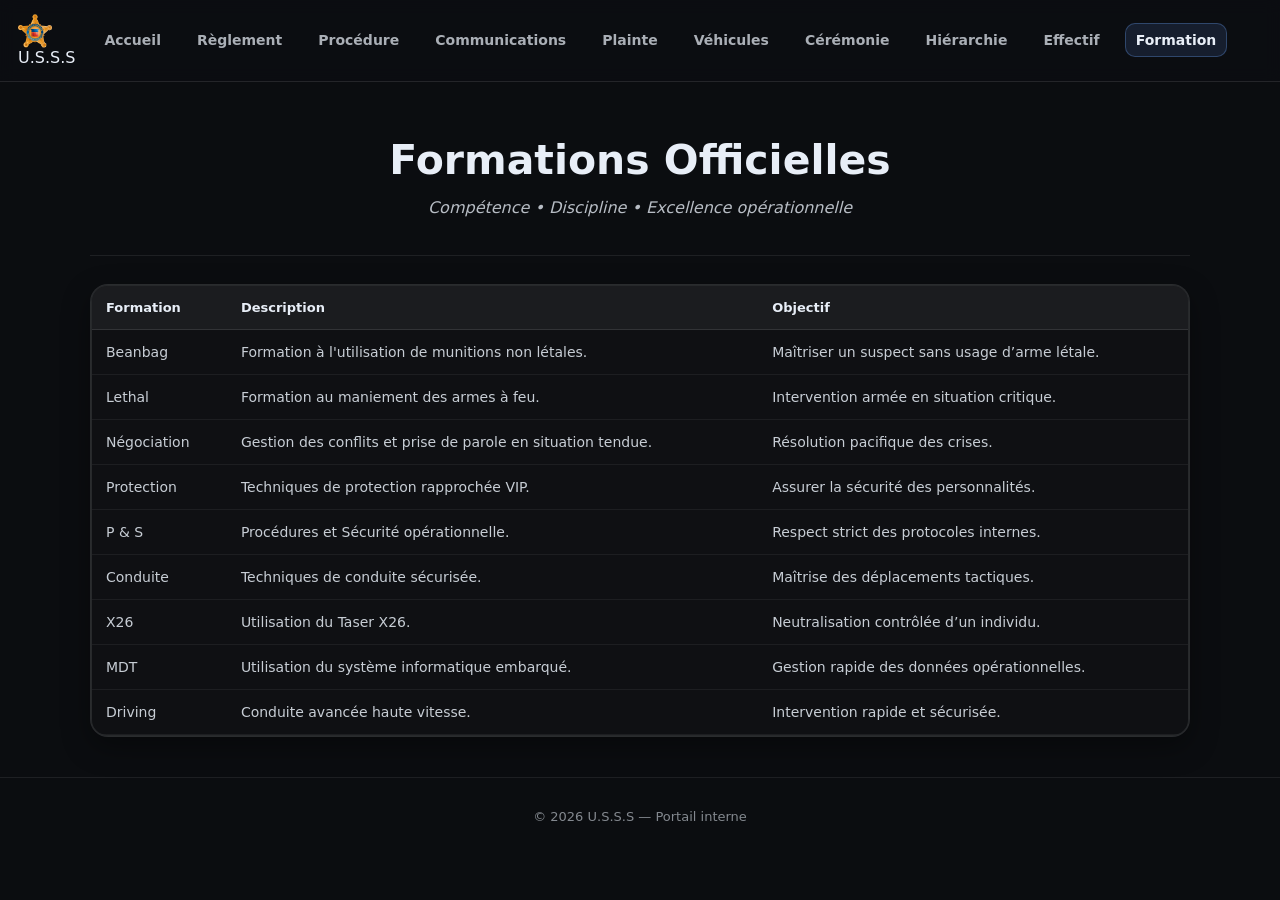
<file: formation.html>
<!DOCTYPE html>
<html lang="fr">
<head>
  <meta charset="UTF-8" />
  <meta name="viewport" content="width=device-width, initial-scale=1.0" />
  <title>U.S.S.S | Formation</title>
  <link rel="icon" type="image/png" href="favicon.png">
  <link rel="stylesheet" href="style.css" />
</head>
<body>

<header class="topbar">
  <div class="topbar__left">
    <div class="brand">
      <div class="brand__logo">
        <img src="favicon.png" alt="Logo USSS">
      </div>
      <div class="brand__name">U.S.S.S</div>
    </div>

    <nav class="nav">
      <a class="nav__link" href="index.html">Accueil</a>
      <a class="nav__link" href="reglement.html">Règlement</a>
      <a class="nav__link" href="procedure.html">Procédure</a>
      <a class="nav__link" href="communications.html">Communications</a>
      <a class="nav__link" href="plainte.html">Plainte</a>
      <a class="nav__link" href="vehicules.html">Véhicules</a>
      <a class="nav__link" href="ceremonie.html">Cérémonie</a>
      <a class="nav__link" href="hierarchie.html">Hiérarchie</a>
      <a class="nav__link" href="effectif.html">Effectif</a>
      <a class="nav__link nav__link--active" href="formation.html">Formation</a>
    </nav>
  </div>
</header>

<main class="container">

  <section class="hero">
    <h1 class="hero__title">Formations Officielles</h1>
    <p class="hero__subtitle">Compétence • Discipline • Excellence opérationnelle</p>
  </section>

  <hr class="divider" />

  <section class="card">

    <div class="table-wrap">
      <table class="formation-table">
        <thead>
          <tr>
            <th>Formation</th>
            <th>Description</th>
            <th>Objectif</th>
          </tr>
        </thead>

        <tbody>

          <tr>
            <td>Beanbag</td>
            <td>Formation à l'utilisation de munitions non létales.</td>
            <td>Maîtriser un suspect sans usage d’arme létale.</td>
          </tr>

          <tr>
            <td>Lethal</td>
            <td>Formation au maniement des armes à feu.</td>
            <td>Intervention armée en situation critique.</td>
          </tr>

          <tr>
            <td>Négociation</td>
            <td>Gestion des conflits et prise de parole en situation tendue.</td>
            <td>Résolution pacifique des crises.</td>
          </tr>

          <tr>
            <td>Protection</td>
            <td>Techniques de protection rapprochée VIP.</td>
            <td>Assurer la sécurité des personnalités.</td>
          </tr>

          <tr>
            <td>P &amp; S</td>
            <td>Procédures et Sécurité opérationnelle.</td>
            <td>Respect strict des protocoles internes.</td>
          </tr>

          <tr>
            <td>Conduite</td>
            <td>Techniques de conduite sécurisée.</td>
            <td>Maîtrise des déplacements tactiques.</td>
          </tr>

          <tr>
            <td>X26</td>
            <td>Utilisation du Taser X26.</td>
            <td>Neutralisation contrôlée d’un individu.</td>
          </tr>

          <tr>
            <td>MDT</td>
            <td>Utilisation du système informatique embarqué.</td>
            <td>Gestion rapide des données opérationnelles.</td>
          </tr>

          <tr>
            <td>Driving</td>
            <td>Conduite avancée haute vitesse.</td>
            <td>Intervention rapide et sécurisée.</td>
          </tr>

        </tbody>
      </table>
    </div>

  </section>

</main>

<footer class="footer">
  <p>© <span id="year"></span> U.S.S.S — Portail interne</p>
</footer>

<script>
  document.getElementById("year").textContent = new Date().getFullYear();
</script>

</body>
</html>
</file>
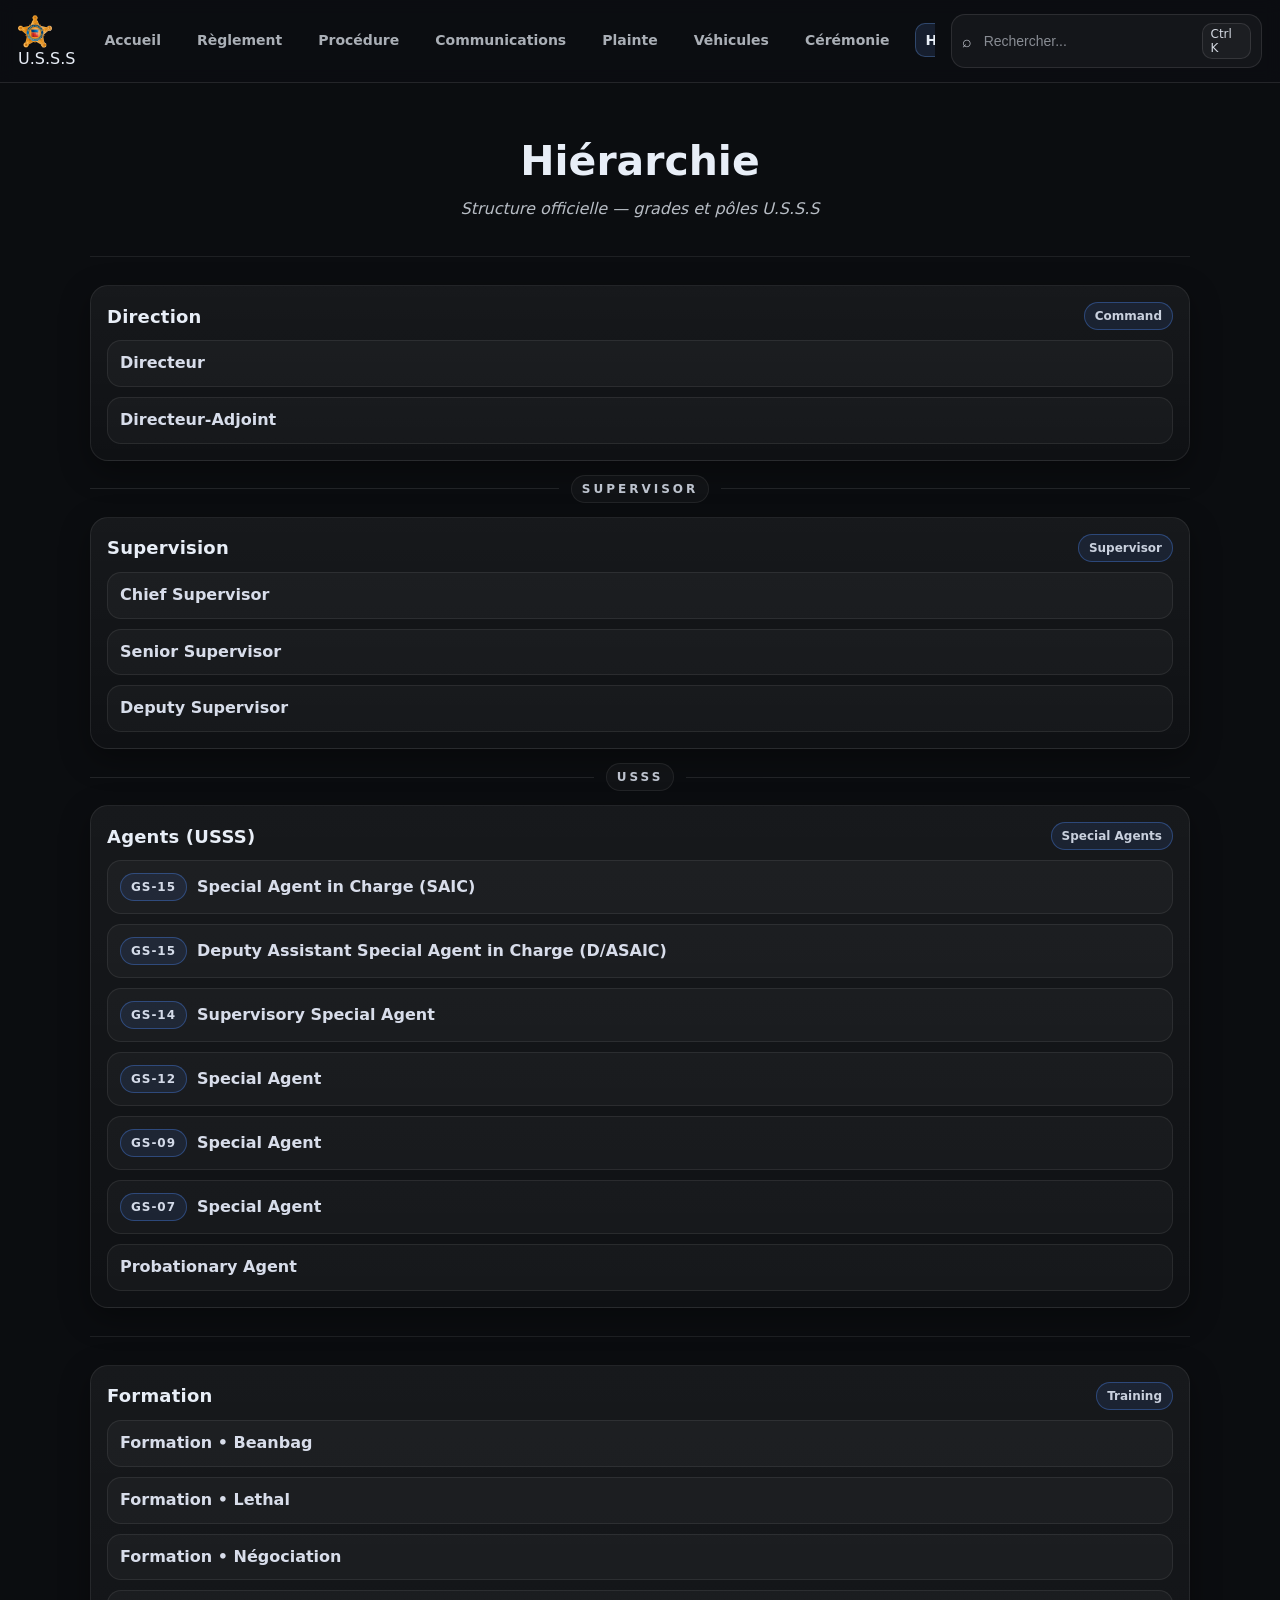
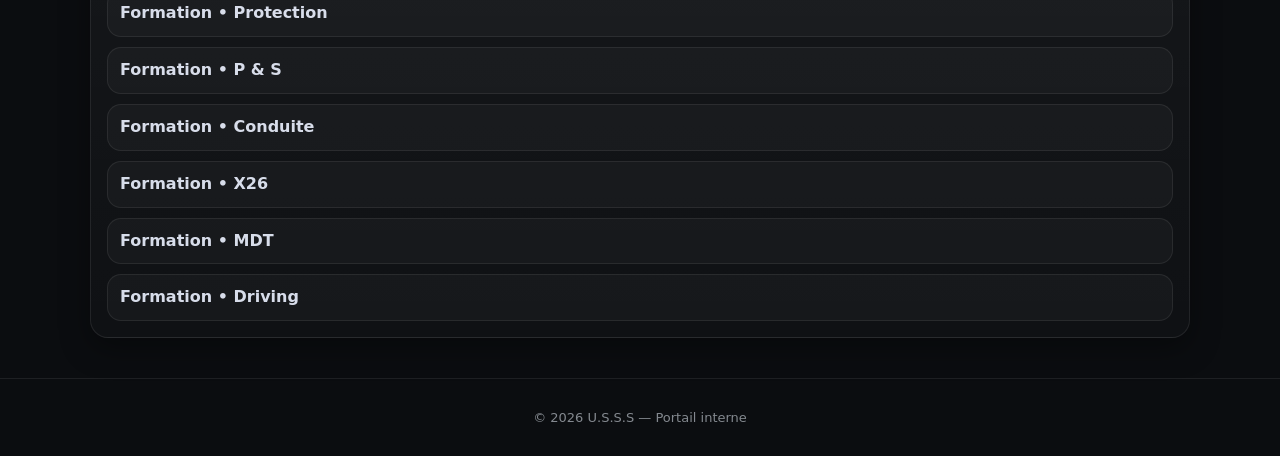
<file: hierarchie.html>
<!DOCTYPE html>
<html lang="fr">
<head>
  <meta charset="UTF-8" />
  <meta name="viewport" content="width=device-width, initial-scale=1.0" />
  <title>U.S.S.S - Hiérarchie</title>
  <link rel="icon" type="image/png" href="favicon.png">
  <link rel="stylesheet" href="style.css" />
</head>
<body>

<header class="topbar">
  <div class="topbar__left">
    <div class="brand">
      <div class="brand__logo">
        <img src="favicon.png" alt="Logo USSS">
      </div>
      <div class="brand__name">U.S.S.S</div>
    </div>
    <nav class="nav">
      <a class="nav__link" href="index.html">Accueil</a>
      <a class="nav__link" href="reglement.html">Règlement</a>
      <a class="nav__link" href="procedure.html">Procédure</a>
      <a class="nav__link" href="communications.html">Communications</a>
      <a class="nav__link" href="plainte.html">Plainte</a>
      <a class="nav__link" href="vehicules.html">Véhicules</a>
      <a class="nav__link" href="ceremonie.html">Cérémonie</a>
      <a class="nav__link nav__link--active" href="hierarchie.html">Hiérarchie</a>
      <a class="nav__link" href="effectif.html">Effectif</a>
      <a class="nav__link" href="formation.html">Formation</a>
    </nav>
  </div>

  <div class="topbar__right">
    <div class="search">
      <span class="search__icon" aria-hidden="true">⌕</span>
      <input class="search__input" type="search" placeholder="Rechercher..." />
      <span class="search__hint" aria-hidden="true">Ctrl K</span>
    </div>
  </div>
</header>

<main class="container">
  <section class="hero">
    <h1 class="hero__title">Hiérarchie</h1>
    <p class="hero__subtitle">Structure officielle — grades et pôles U.S.S.S</p>
  </section>

  <hr class="divider" />

  <!-- Direction -->
  <section class="rank-section">
    <div class="rank-section__head">
      <h2>Direction</h2>
      <span class="rank-badge">Command</span>
    </div>
    <ul class="rank-list">
      <li class="rank-item"><span class="rank-name">Directeur</span></li>
      <li class="rank-item"><span class="rank-name">Directeur-Adjoint</span></li>
    </ul>
  </section>

  <div class="rank-divider"><span>SUPERVISOR</span></div>

  <!-- Supervision -->
  <section class="rank-section">
    <div class="rank-section__head">
      <h2>Supervision</h2>
      <span class="rank-badge">Supervisor</span>
    </div>
    <ul class="rank-list">
      <li class="rank-item"><span class="rank-name">Chief Supervisor</span></li>
      <li class="rank-item"><span class="rank-name">Senior Supervisor</span></li>
      <li class="rank-item"><span class="rank-name">Deputy Supervisor</span></li>
    </ul>
  </section>

  <div class="rank-divider"><span>USSS</span></div>

  <!-- Agents -->
  <section class="rank-section">
    <div class="rank-section__head">
      <h2>Agents (USSS)</h2>
      <span class="rank-badge">Special Agents</span>
    </div>
    <ul class="rank-list">
      <li class="rank-item"><span class="rank-pill">GS-15</span><span class="rank-name">Special Agent in Charge (SAIC)</span></li>
      <li class="rank-item"><span class="rank-pill">GS-15</span><span class="rank-name">Deputy Assistant Special Agent in Charge (D/ASAIC)</span></li>
      <li class="rank-item"><span class="rank-pill">GS-14</span><span class="rank-name">Supervisory Special Agent</span></li>
      <li class="rank-item"><span class="rank-pill">GS-12</span><span class="rank-name">Special Agent</span></li>
      <li class="rank-item"><span class="rank-pill">GS-09</span><span class="rank-name">Special Agent</span></li>
      <li class="rank-item"><span class="rank-pill">GS-07</span><span class="rank-name">Special Agent</span></li>
      <li class="rank-item"><span class="rank-name">Probationary Agent</span></li>
    </ul>
  </section>

  <hr class="divider" />

  <!-- Formation (optionnel ici, tu peux enlever si tu veux) -->
  <section class="rank-section">
    <div class="rank-section__head">
      <h2>Formation</h2>
      <span class="rank-badge">Training</span>
    </div>
    <ul class="rank-list">
      <li class="rank-item"><span class="rank-name">Formation • Beanbag</span></li>
      <li class="rank-item"><span class="rank-name">Formation • Lethal</span></li>
      <li class="rank-item"><span class="rank-name">Formation • Négociation</span></li>
      <li class="rank-item"><span class="rank-name">Formation • Protection</span></li>
      <li class="rank-item"><span class="rank-name">Formation • P &amp; S</span></li>
      <li class="rank-item"><span class="rank-name">Formation • Conduite</span></li>
      <li class="rank-item"><span class="rank-name">Formation • X26</span></li>
      <li class="rank-item"><span class="rank-name">Formation • MDT</span></li>
      <li class="rank-item"><span class="rank-name">Formation • Driving</span></li>
    </ul>
  </section>
</main>

<footer class="footer">
  <p>© <span id="year"></span> U.S.S.S — Portail interne</p>
</footer>

<script>
  document.getElementById("year").textContent = new Date().getFullYear();
</script>

</body>
</html>
</file>
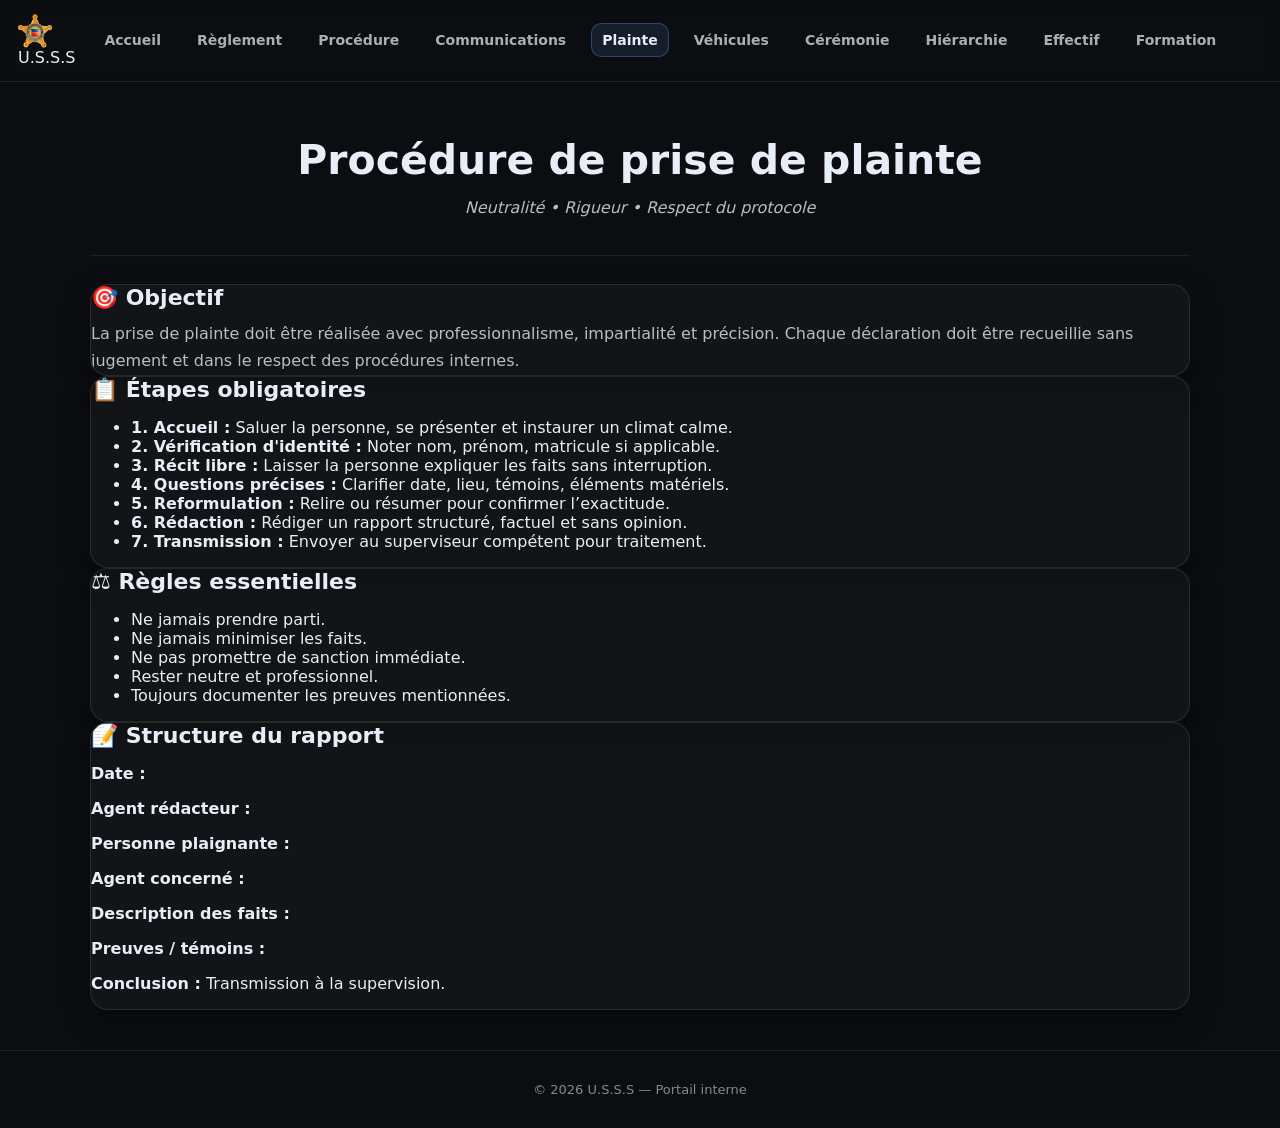
<file: plainte.html>
<!DOCTYPE html>
<html lang="fr">
<head>
  <meta charset="UTF-8" />
  <meta name="viewport" content="width=device-width, initial-scale=1.0" />
  <title>U.S.S.S - Plainte</title>
  <link rel="icon" type="image/png" href="favicon.png">
  <link rel="stylesheet" href="style.css" />
</head>
<body>

<header class="topbar">
  <div class="topbar__left">
    <div class="brand">
      <div class="brand__logo">
        <img src="favicon.png" alt="Logo USSS">
      </div>
      <div class="brand__name">U.S.S.S</div>
    </div>

    <nav class="nav">
      <a class="nav__link" href="index.html">Accueil</a>
      <a class="nav__link" href="reglement.html">Règlement</a>
      <a class="nav__link" href="procedure.html">Procédure</a>
      <a class="nav__link" href="communications.html">Communications</a>
      <a class="nav__link nav__link--active" href="plainte.html">Plainte</a>
      <a class="nav__link" href="vehicules.html">Véhicules</a>
     <a class="nav__link" href="ceremonie.html">Cérémonie</a>
      <a class="nav__link" href="hierarchie.html">Hiérarchie</a>
      <a class="nav__link" href="effectif.html">Effectif</a>
      <a class="nav__link" href="formation.html">Formation</a>
    </nav>
  </div>
</header>

<main class="container">

  <section class="hero">
    <h1 class="hero__title">Procédure de prise de plainte</h1>
    <p class="hero__subtitle">Neutralité • Rigueur • Respect du protocole</p>
  </section>

  <hr class="divider" />

  <!-- OBJECTIF -->
  <section class="card">
    <h2 class="text__title">🎯 Objectif</h2>
    <p class="text__desc">
      La prise de plainte doit être réalisée avec professionnalisme, impartialité et précision.
      Chaque déclaration doit être recueillie sans jugement et dans le respect des procédures internes.
    </p>
  </section>

  <!-- ÉTAPES -->
  <section class="card">
    <h2 class="text__title">📋 Étapes obligatoires</h2>

    <ul class="procedure-list">
      <li><strong>1. Accueil :</strong> Saluer la personne, se présenter et instaurer un climat calme.</li>
      <li><strong>2. Vérification d'identité :</strong> Noter nom, prénom, matricule si applicable.</li>
      <li><strong>3. Récit libre :</strong> Laisser la personne expliquer les faits sans interruption.</li>
      <li><strong>4. Questions précises :</strong> Clarifier date, lieu, témoins, éléments matériels.</li>
      <li><strong>5. Reformulation :</strong> Relire ou résumer pour confirmer l’exactitude.</li>
      <li><strong>6. Rédaction :</strong> Rédiger un rapport structuré, factuel et sans opinion.</li>
      <li><strong>7. Transmission :</strong> Envoyer au superviseur compétent pour traitement.</li>
    </ul>
  </section>

  <!-- RÈGLES IMPORTANTES -->
  <section class="card">
    <h2 class="text__title">⚖️ Règles essentielles</h2>

    <ul class="procedure-list">
      <li>Ne jamais prendre parti.</li>
      <li>Ne jamais minimiser les faits.</li>
      <li>Ne pas promettre de sanction immédiate.</li>
      <li>Rester neutre et professionnel.</li>
      <li>Toujours documenter les preuves mentionnées.</li>
    </ul>
  </section>

  <!-- STRUCTURE RAPPORT -->
  <section class="card">
    <h2 class="text__title">📝 Structure du rapport</h2>

    <div class="report-structure">
      <p><strong>Date :</strong> </p>
      <p><strong>Agent rédacteur :</strong> </p>
      <p><strong>Personne plaignante :</strong> </p>
      <p><strong>Agent concerné :</strong> </p>
      <p><strong>Description des faits :</strong> </p>
      <p><strong>Preuves / témoins :</strong> </p>
      <p><strong>Conclusion :</strong> Transmission à la supervision.</p>
    </div>
  </section>

</main>

<footer class="footer">
  <p>© <span id="year"></span> U.S.S.S — Portail interne</p>
</footer>

<script>
  document.getElementById("year").textContent = new Date().getFullYear();
</script>

</body>
</html>
</file>
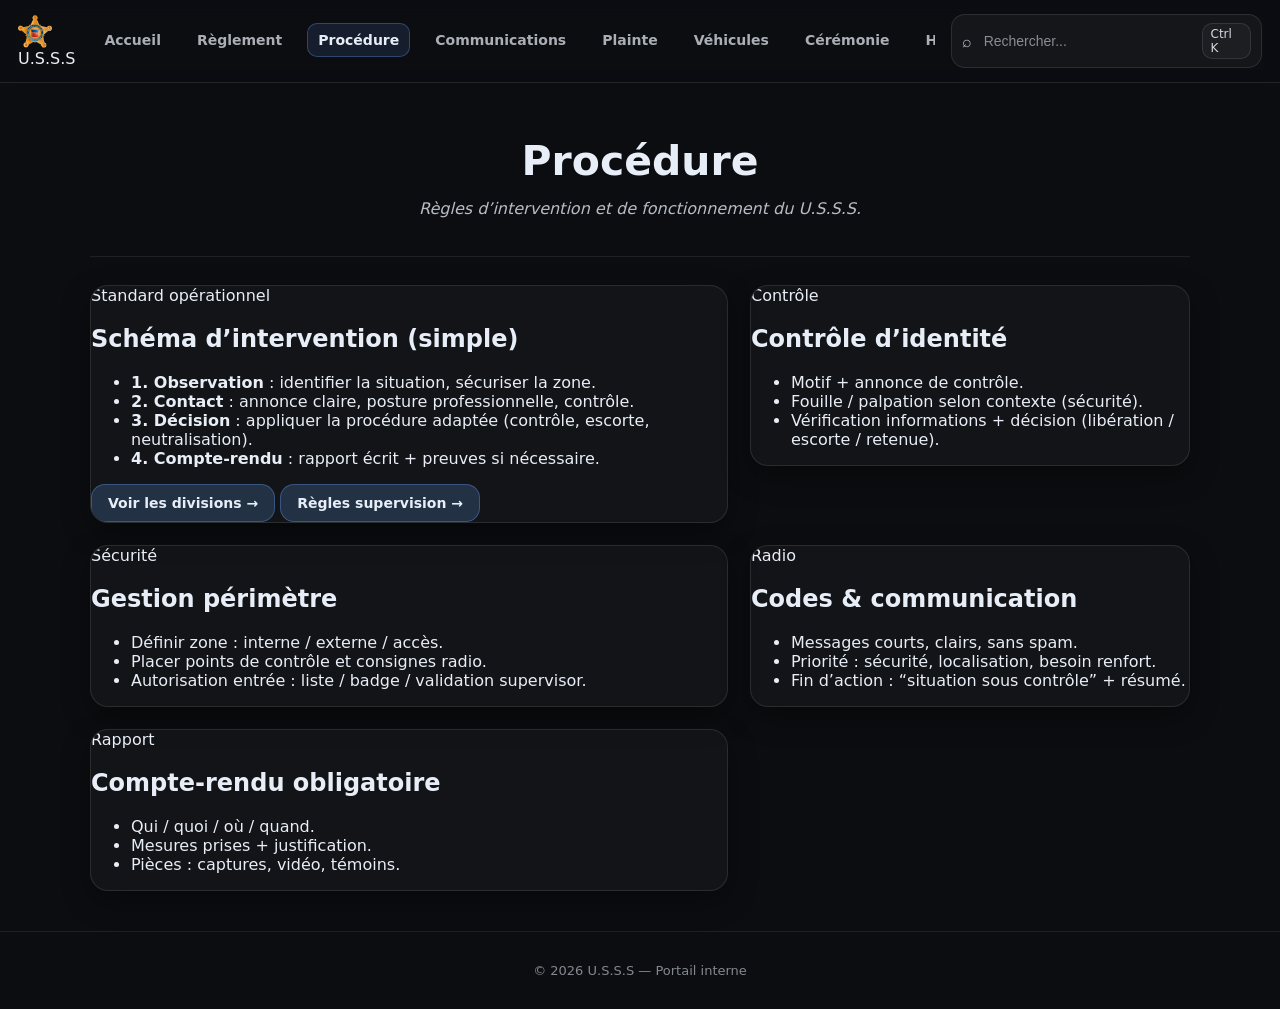
<file: procedure.html>
<!DOCTYPE html>
<html lang="fr">
<head>
  <meta charset="UTF-8" />
  <meta name="viewport" content="width=device-width, initial-scale=1.0" />
  <title>U.S.S.S - Procédure</title>
  <link rel="icon" type="image/png" href="favicon.png">
  <link rel="stylesheet" href="style.css" />
</head>

<header class="topbar">
  <div class="topbar__left">
    <div class="brand">
      <div class="brand__logo">
        <img src="favicon.png" alt="Logo USSS">
      </div>
      <div class="brand__name">U.S.S.S</div>
    </div>

    <nav class="nav">
      <a class="nav__link" href="index.html">Accueil</a>
      <a class="nav__link" href="reglement.html">Règlement</a>
      <a class="nav__link nav__link--active" href="procedure.html">Procédure</a>
      <a class="nav__link" href="communications.html">Communications</a>
      <a class="nav__link" href="plainte.html">Plainte</a>
      <a class="nav__link" href="vehicules.html">Véhicules</a>
      <a class="nav__link" href="ceremonie.html">Cérémonie</a>
      <a class="nav__link" href="hierarchie.html">Hiérarchie</a>
      <a class="nav__link" href="effectif.html">Effectif</a>
      <a class="nav__link" href="formation.html">Formation</a>
    </nav>
  </div>

  <div class="topbar__right">
    <div class="search">
      <span class="search__icon" aria-hidden="true">⌕</span>
      <input class="search__input" type="search" placeholder="Rechercher..." />
      <span class="search__hint" aria-hidden="true">Ctrl K</span>
    </div>
  </div>
</header>

<main class="container">
  <section class="hero">
    <h1 class="hero__title">Procédure</h1>
    <p class="hero__subtitle">
      Règles d’intervention et de fonctionnement du U.S.S.S.
    </p>
  </section>

  <hr class="divider" />

  <section class="grid grid--procedure">
    <article class="card card--full">
      <div class="tag"><span class="tag-dot"></span> Standard opérationnel</div>
      <h2>Schéma d’intervention (simple)</h2>
      <ul>
        <li><b>1. Observation</b> : identifier la situation, sécuriser la zone.</li>
        <li><b>2. Contact</b> : annonce claire, posture professionnelle, contrôle.</li>
        <li><b>3. Décision</b> : appliquer la procédure adaptée (contrôle, escorte, neutralisation).</li>
        <li><b>4. Compte-rendu</b> : rapport écrit + preuves si nécessaire.</li>
      </ul>

      <div class="split">
        <a class="btn btn--primary" href="divisions.html">Voir les divisions →</a>
        <a class="btn btn--primary" href="supervision.html">Règles supervision →</a>
      </div>
    </article>

    <article class="card card--padded">
      <div class="tag"><span class="tag-dot"></span> Contrôle</div>
      <h2>Contrôle d’identité</h2>
      <ul>
        <li>Motif + annonce de contrôle.</li>
        <li>Fouille / palpation selon contexte (sécurité).</li>
        <li>Vérification informations + décision (libération / escorte / retenue).</li>
      </ul>
    </article>

    <article class="card card--padded">
      <div class="tag"><span class="tag-dot"></span> Sécurité</div>
      <h2>Gestion périmètre</h2>
      <ul>
        <li>Définir zone : interne / externe / accès.</li>
        <li>Placer points de contrôle et consignes radio.</li>
        <li>Autorisation entrée : liste / badge / validation supervisor.</li>
      </ul>
    </article>

    <article class="card card--padded">
      <div class="tag"><span class="tag-dot"></span> Radio</div>
      <h2>Codes & communication</h2>
      <ul>
        <li>Messages courts, clairs, sans spam.</li>
        <li>Priorité : sécurité, localisation, besoin renfort.</li>
        <li>Fin d’action : “situation sous contrôle” + résumé.</li>
      </ul>
    </article>

    <article class="card card--padded">
      <div class="tag"><span class="tag-dot"></span> Rapport</div>
      <h2>Compte-rendu obligatoire</h2>
      <ul>
        <li>Qui / quoi / où / quand.</li>
        <li>Mesures prises + justification.</li>
        <li>Pièces : captures, vidéo, témoins.</li>
      </ul>
    </article>
  </section>
</main>

<footer class="footer">
  <p>© <span id="year"></span> U.S.S.S — Portail interne</p>
</footer>

<script>
  document.getElementById("year").textContent = new Date().getFullYear();
</script>
</body>
</html>
</file>
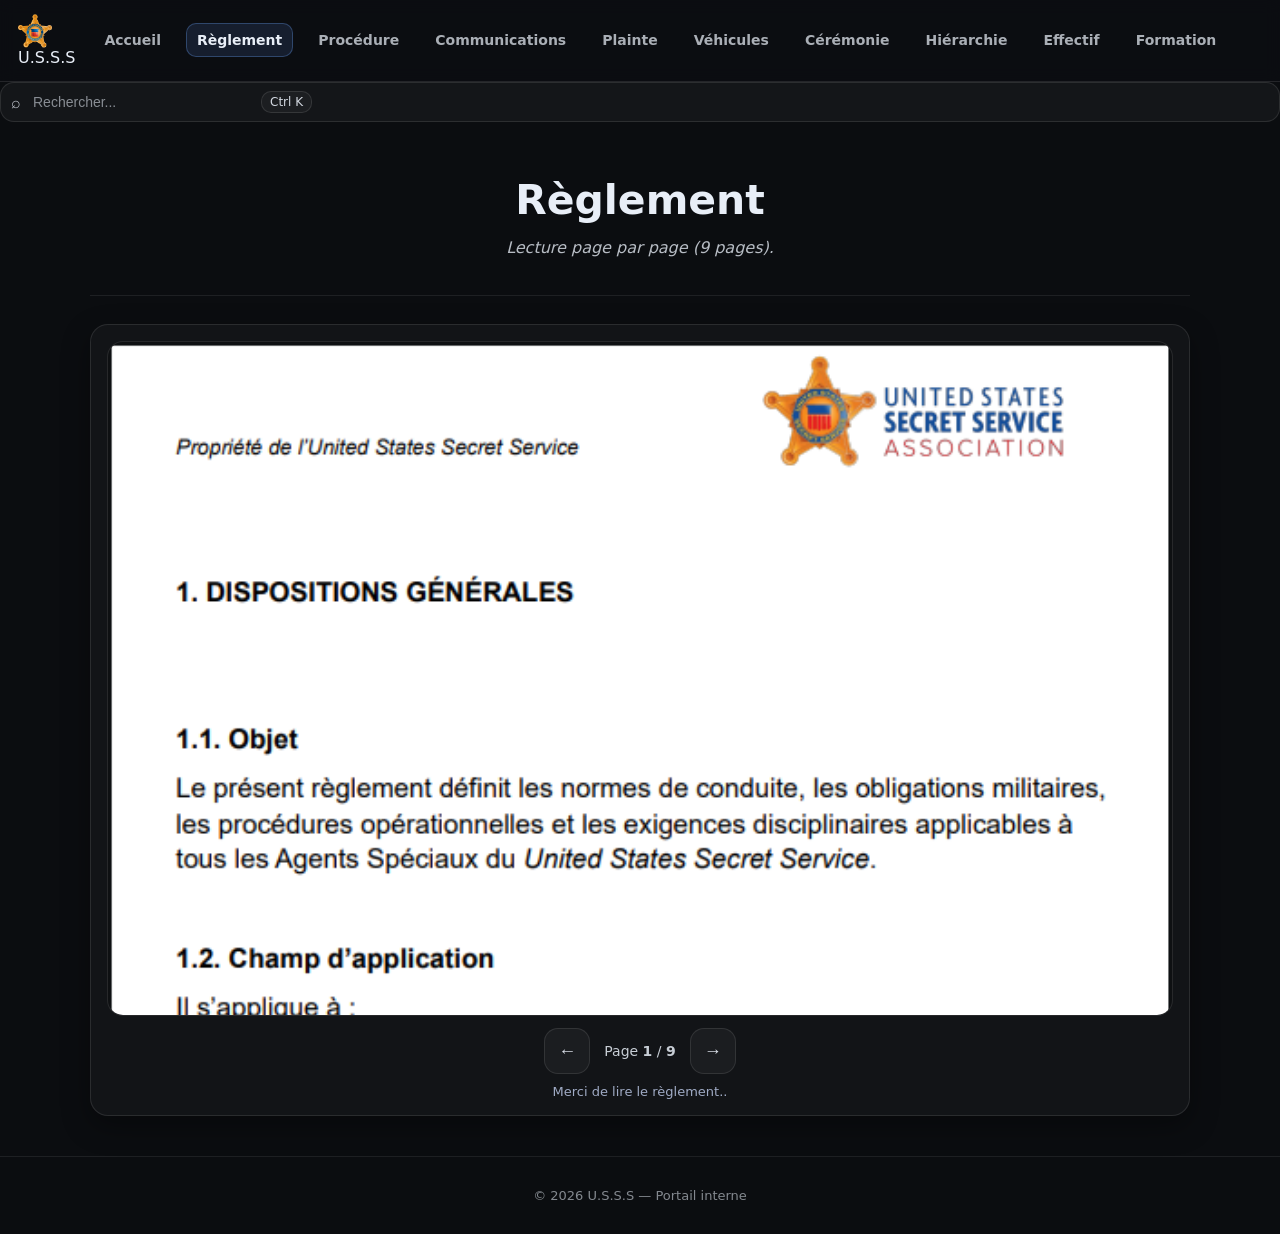
<file: reglement.html>
<!DOCTYPE html>
<html lang="fr">
<head>
  <meta charset="UTF-8" />
  <meta name="viewport" content="width=device-width, initial-scale=1.0" />
  <title>U.S.S.S - Règlement</title>
  <link rel="icon" type="image/png" href="favicon.png">
  <link rel="stylesheet" href="style.css" />
</head>

<body class="page-reglement">

<header class="topbar">
  <div class="topbar__left">
    <div class="brand">
      <div class="brand__logo">
        <img src="favicon.png" alt="Logo USSS">
      </div>
      <div class="brand__name">U.S.S.S</div>
    </div>

    <nav class="nav">
      <a class="nav__link" href="index.html">Accueil</a>
      <a class="nav__link nav__link--active" href="reglement.html">Règlement</a>
      <a class="nav__link" href="procedure.html">Procédure</a>
      <a class="nav__link" href="communications.html">Communications</a>
      <a class="nav__link" href="plainte.html">Plainte</a>
      <a class="nav__link" href="vehicules.html">Véhicules</a>
      <a class="nav__link" href="ceremonie.html">Cérémonie</a>
      <a class="nav__link" href="hierarchie.html">Hiérarchie</a>
      <a class="nav__link" href="effectif.html">Effectif</a>
      <a class="nav__link" href="formation.html">Formation</a>
    </nav>
  </div>
</header>

<div class="topbar__right">
    <div class="search">
      <span class="search__icon" aria-hidden="true">⌕</span>
      <input class="search__input" type="search" placeholder="Rechercher..." />
      <span class="search__hint" aria-hidden="true">Ctrl K</span>
    </div>
  </div>
</header>

<main class="container">
  <section class="hero">
    <h1 class="hero__title">Règlement</h1>
    <p class="hero__subtitle">Lecture page par page (9 pages).</p>
  </section>

  <hr class="divider" />

  <section class="card reg-viewer">
    <div class="reg-image-wrap">
      <!-- IMPORTANT: tes images doivent être dans /images/ et s'appeler reglement1.png ... reglement9.png -->
      <img src="reglement2.png" alt="Règlement page 2">
      <img src="reglement3.png" alt="Règlement page 3">
      <img src="reglement4.png" alt="Règlement page 4">
      <img src="reglement5.png" alt="Règlement page 5">
      <img src="reglement6.png" alt="Règlement page 6">
      <img src="reglement7.png" alt="Règlement page 7">
      <img src="reglement8.png" alt="Règlement page 8">
      <img src="reglement9.png" alt="Règlement page 9">
    </div>

    <div class="reg-toolbar">
      <button class="reg-arrow" id="prevBtn" type="button" aria-label="Page précédente">←</button>

      <div class="reg-counter">
        Page <b id="pageNum">1</b> / <b id="pageTotal">1</b>
      </div>

      <button class="reg-arrow" id="nextBtn" type="button" aria-label="Page suivante">→</button>
    </div>

    <p class="reg-hint">Merci de lire le règlement..</p>
  </section>
</main>

<footer class="footer">
  <p>© <span id="year"></span> U.S.S.S — Portail interne</p>
</footer>

<script>
  document.getElementById("year").textContent = new Date().getFullYear();

  const total = 9;
  let current = 1;

  const img = document.getElementById("regImage");
  const pageNum = document.getElementById("pageNum");
  const pageTotal = document.getElementById("pageTotal");
  const prevBtn = document.getElementById("prevBtn");
  const nextBtn = document.getElementById("nextBtn");

  pageTotal.textContent = total;

  function update() {
    img.src = `images/reglement${current}.png`;
    img.alt = `Règlement page ${current}`;
    pageNum.textContent = current;

    prevBtn.disabled = current === 1;
    nextBtn.disabled = current === total;
  }

  prevBtn.addEventListener("click", () => {
    if (current > 1) { current--; update(); }
  });

  nextBtn.addEventListener("click", () => {
    if (current < total) { current++; update(); }
  });

  update();
</script>
  
</body>
</html>
</file>
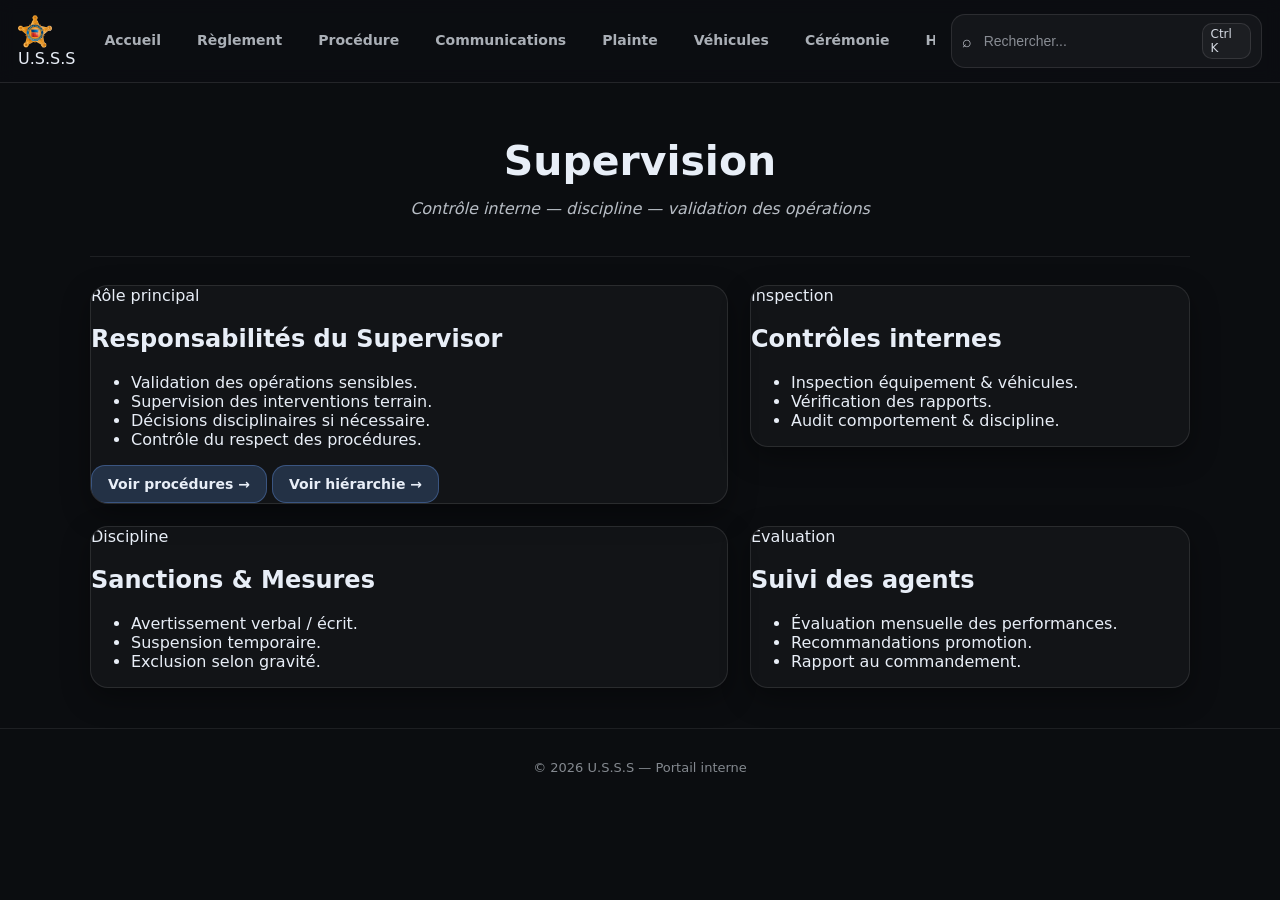
<file: supervision.html>
<!DOCTYPE html>
<html lang="fr">
<head>
  <meta charset="UTF-8" />
  <meta name="viewport" content="width=device-width, initial-scale=1.0" />
  <title>U.S.S.S - Supervision</title>
  <link rel="icon" type="image/png" href="favicon.png">
  <link rel="stylesheet" href="style.css" />
</head>

<body class="page-supervision">

<header class="topbar">
  <div class="topbar__left">
    <div class="brand">
      <div class="brand__logo">
        <img src="favicon.png" alt="Logo USSS">
      </div>
      <div class="brand__name">U.S.S.S</div>
    </div>

    <nav class="nav">
      <a class="nav__link" href="index.html">Accueil</a>
      <a class="nav__link" href="reglement.html">Règlement</a>
      <a class="nav__link" href="procedure.html">Procédure</a>
      <a class="nav__link" href="communications.html">Communications</a>
      <a class="nav__link" href="plainte.html">Plainte</a>
      <a class="nav__link" href="vehicules.html">Véhicules</a>
      <a class="nav__link" href="ceremonie.html">Cérémonie</a>
      <a class="nav__link" href="hierarchie.html">Hiérarchie</a>
      <a class="nav__link nav__link--active" href="supervision.html">Supervision</a>
      <a class="nav__link" href="formation.html">Formation</a>
    </nav>
  </div>

  <div class="topbar__right">
    <div class="search">
      <span class="search__icon">⌕</span>
      <input class="search__input" type="search" placeholder="Rechercher..." />
      <span class="search__hint">Ctrl K</span>
    </div>
  </div>
</header>

<main class="container">
  <section class="hero">
    <h1 class="hero__title">Supervision</h1>
    <p class="hero__subtitle">
      Contrôle interne — discipline — validation des opérations
    </p>
  </section>

  <hr class="divider" />

  <section class="grid grid--supervision">

    <article class="card card--full card--padded">
      <div class="tag"><span class="tag-dot"></span> Rôle principal</div>
      <h2>Responsabilités du Supervisor</h2>
      <ul>
        <li>Validation des opérations sensibles.</li>
        <li>Supervision des interventions terrain.</li>
        <li>Décisions disciplinaires si nécessaire.</li>
        <li>Contrôle du respect des procédures.</li>
      </ul>

      <div class="split">
        <a class="btn btn--primary" href="procedure.html">Voir procédures →</a>
        <a class="btn btn--primary" href="hierarchie.html">Voir hiérarchie →</a>
      </div>
    </article>

    <article class="card card--padded">
      <div class="tag"><span class="tag-dot"></span> Inspection</div>
      <h2>Contrôles internes</h2>
      <ul>
        <li>Inspection équipement & véhicules.</li>
        <li>Vérification des rapports.</li>
        <li>Audit comportement & discipline.</li>
      </ul>
    </article>

    <article class="card card--padded">
      <div class="tag"><span class="tag-dot"></span> Discipline</div>
      <h2>Sanctions & Mesures</h2>
      <ul>
        <li>Avertissement verbal / écrit.</li>
        <li>Suspension temporaire.</li>
        <li>Exclusion selon gravité.</li>
      </ul>
    </article>

    <article class="card card--padded">
      <div class="tag"><span class="tag-dot"></span> Évaluation</div>
      <h2>Suivi des agents</h2>
      <ul>
        <li>Évaluation mensuelle des performances.</li>
        <li>Recommandations promotion.</li>
        <li>Rapport au commandement.</li>
      </ul>
    </article>

  </section>
</main>

<footer class="footer">
  <p>© <span id="year"></span> U.S.S.S — Portail interne</p>
</footer>

<script>
  document.getElementById("year").textContent = new Date().getFullYear();
</script>

</body>
</html>
</file>
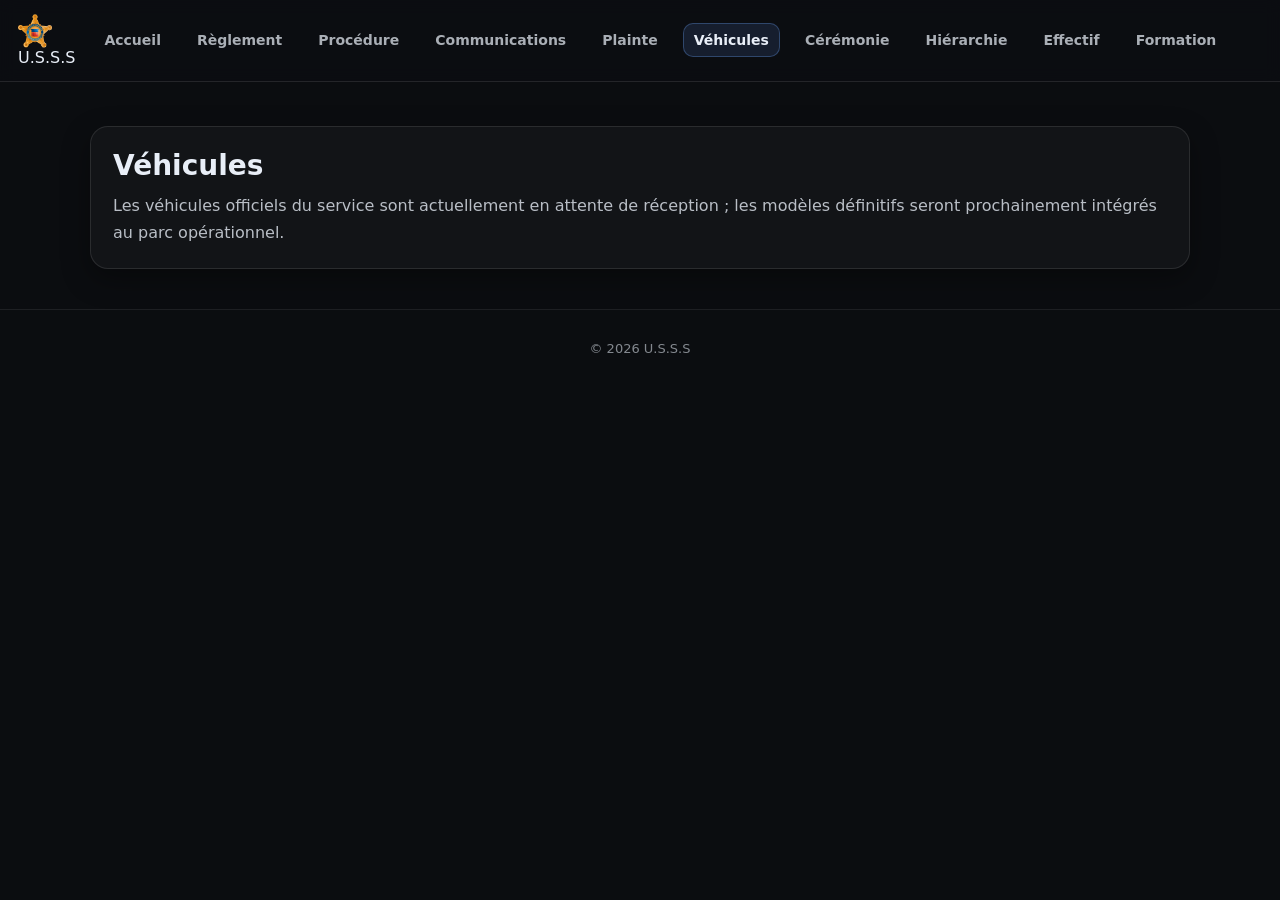
<file: vehicules.html>
<!DOCTYPE html>
<html lang="fr">
<head>
  <meta charset="UTF-8" />
  <meta name="viewport" content="width=device-width, initial-scale=1.0" />
  <title>U.S.S.S - Véhicules</title>
  <link rel="icon" type="image/png" href="favicon.png">
  <link rel="stylesheet" href="style.css" />
</head>
<body>

<header class="topbar">
  <div class="topbar__left">
    <div class="brand">
      <div class="brand__logo">
        <img src="favicon.png" alt="Logo USSS">
      </div>
      <div class="brand__name">U.S.S.S</div>
    </div>
    <nav class="nav">
      <a class="nav__link" href="index.html">Accueil</a>
      <a class="nav__link" href="reglement.html">Règlement</a>
      <a class="nav__link" href="procedure.html">Procédure</a>
      <a class="nav__link" href="communications.html">Communications</a>
      <a class="nav__link" href="plainte.html">Plainte</a>
      <a class="nav__link nav__link--active" href="vehicules.html">Véhicules</a>
      <a class="nav__link" href="ceremonie.html">Cérémonie</a>
      <a class="nav__link" href="hierarchie.html">Hiérarchie</a>
      <a class="nav__link" href="effectif.html">Effectif</a>
      <a class="nav__link" href="formation.html">Formation</a>
    </nav>
  </div>
</header>

<main class="container">
  <div class="card page">
    <h1 class="page__title">Véhicules</h1>
    <p class="page__desc">
     Les véhicules officiels du service sont actuellement en attente de réception ; les modèles définitifs seront prochainement intégrés au parc opérationnel.
    </p>
  </div>
</main>

<footer class="footer">
  <p>© <span id="year"></span> U.S.S.S</p>
</footer>

<script>
document.getElementById("year").textContent = new Date().getFullYear();
</script>
</body>
</html>
</file>
<file: style.css>
* { box-sizing: border-box; }
html, body { height: 100%; }
body {
  margin: 0;
  font-family: system-ui, -apple-system, Segoe UI, Roboto, Arial, sans-serif;
  background: #0b0d10;
  color: #e8eef7;
}

/* TOPBAR */
.topbar {
  position: sticky;
  top: 0;
  z-index: 10;
  background: rgba(12, 14, 18, 0.92);
  backdrop-filter: blur(8px);
  border-bottom: 1px solid rgba(255,255,255,0.08);
  padding: 14px 18px;
  display: flex;
  align-items: center;
  justify-content: space-between;
  gap: 16px;
}

.topbar__left {
  display: flex;
  align-items: center;
  gap: 18px;
  min-width: 0;
}

.brand__logo{
  display: flex;
  align-items: center;
  justify-content: center;
  width: 34px;
  height: 34px;
}

.brand__logo img{
  width: 100%;
  height: 100%;
  object-fit: contain;
}
}
.brand__name { font-weight: 800; letter-spacing: 0.4px; }

.nav {
  display: flex;
  align-items: center;
  gap: 14px;
  overflow: auto;
  padding-bottom: 2px;
}
.nav__link {
  color: rgba(232, 238, 247, 0.72);
  text-decoration: none;
  font-size: 14px;
  padding: 8px 10px;
  border-radius: 10px;
  transition: 0.15s ease;
  border: 1px solid transparent;
}
.nav__link:hover {
  color: #e8eef7;
  background: rgba(255,255,255,0.05);
  border-color: rgba(255,255,255,0.08);
}
.nav__link--active {
  color: #e8eef7;
  background: rgba(108, 166, 255, 0.10);
  border-color: rgba(108, 166, 255, 0.25);
}

/* SEARCH */
.search {
  display: flex;
  align-items: center;
  gap: 10px;
  padding: 8px 10px;
  border-radius: 14px;
  border: 1px solid rgba(255,255,255,0.10);
  background: rgba(255,255,255,0.04);
}
.search__icon { opacity: 0.8; }
.search__input {
  width: 220px;
  border: none;
  outline: none;
  background: transparent;
  color: #e8eef7;
  font-size: 14px;
}
.search__input::placeholder { color: rgba(232,238,247,0.55); }
.search__hint {
  font-size: 12px;
  padding: 3px 8px;
  border-radius: 10px;
  border: 1px solid rgba(255,255,255,0.12);
  background: rgba(255,255,255,0.04);
  opacity: 0.9;
}

/* LAYOUT */
.container {
  width: min(1100px, calc(100% - 40px));
  margin: 0 auto;
  padding: 44px 0 40px;
}

.divider {
  border: none;
  height: 1px;
  background: rgba(255,255,255,0.08);
  margin: 28px 0;
}

/* HERO */
.hero { text-align: center; padding: 10px 0 6px; }
.hero__title {
  margin: 0;
  font-size: clamp(26px, 3.2vw, 42px);
  font-weight: 900;
}
.hero__subtitle {
  margin: 10px 0 0;
  color: rgba(232,238,247,0.70);
  font-style: italic;
}

/* HOME GRID */
.grid {
  display: grid;
  grid-template-columns: 1.45fr 1fr;
  gap: 22px;
  align-items: start;
}

.card {
  background: rgba(255,255,255,0.03);
  border: 1px solid rgba(255,255,255,0.09);
  border-radius: 18px;
  overflow: hidden;
  box-shadow: 0 10px 28px rgba(0,0,0,0.35);
}
.media__img {
  width: 100%;
  height: 320px;
  object-fit: cover;
  display: block;
}

.text { padding: 22px; }
.text__title { margin: 0 0 10px; font-size: 22px; }
.text__desc { margin: 0; line-height: 1.6; color: rgba(232,238,247,0.72); }

/* PAGE CONTENT */
.page {
  padding: 22px;
}
.page__title {
  margin: 0 0 10px;
  font-size: 28px;
  font-weight: 900;
}
.page__desc {
  margin: 0;
  line-height: 1.7;
  color: rgba(232,238,247,0.72);
}

/* CTA */
.cta { text-align: center; padding: 22px 18px 10px; }
.cta__title {
  margin: 0 0 10px;
  font-size: clamp(20px, 2.4vw, 34px);
  font-weight: 900;
}
.cta__desc {
  margin: 0 auto 18px;
  max-width: 780px;
  line-height: 1.7;
  color: rgba(232,238,247,0.72);
}

.btn {
  display: inline-flex;
  align-items: center;
  justify-content: center;
  padding: 10px 16px;
  border-radius: 14px;
  text-decoration: none;
  font-weight: 800;
  font-size: 14px;
  border: 1px solid transparent;
  transition: 0.15s ease;
}
.btn--primary {
  background: rgba(108, 166, 255, 0.20);
  border-color: rgba(108, 166, 255, 0.32);
  color: #e8eef7;
}
.btn--primary:hover { background: rgba(108, 166, 255, 0.28); }

.footer {
  border-top: 1px solid rgba(255,255,255,0.08);
  padding: 18px;
  text-align: center;
  color: rgba(232,238,247,0.55);
  font-size: 13px;
}

/* RESPONSIVE */
@media (max-width: 980px) {
  .search__input { width: 160px; }
  .grid { grid-template-columns: 1fr; }
  .media__img { height: 260px; }
}

@media (max-width: 640px) {
  .topbar { flex-direction: column; align-items: stretch; }
  .topbar__left { flex-direction: column; align-items: stretch; }
  .nav { padding-top: 8px; }
  .search__input { width: 100%; }
}

/* ===== Règlement viewer (9 PNG) ===== */
.reg-viewer{
  padding: 16px;
}

.reg-image-wrap{
  border: 1px solid rgba(255,255,255,.10);
  border-radius: 16px;
  overflow: auto;
  background: rgba(0,0,0,.18);
  max-height: 75vh;
}

.reg-image-wrap img{
  width: 100%;
  height: auto;
  display:block;
}

.reg-toolbar{
  margin-top: 12px;
  display:flex;
  align-items:center;
  justify-content:center;
  gap: 14px;
}

.reg-counter{
  color: rgba(232,238,247,.85);
  font-size: 14px;
}

.reg-arrow{
  width: 46px;
  height: 46px;
  border-radius: 14px;
  border: 1px solid rgba(255,255,255,.10);
  background: rgba(255,255,255,.04);
  color: rgba(232,238,247,.92);
  font-size: 18px;
  font-weight: 900;
  cursor: pointer;
  transition: .15s ease;
}

.reg-arrow:hover{
  background: rgba(108,166,255,.12);
  border-color: rgba(108,166,255,.30);
}

.reg-arrow.is-disabled,
.reg-arrow:disabled{
  opacity: .45;
  cursor: not-allowed;
}

.reg-hint{
  margin: 10px 0 0;
  text-align:center;
  color: rgba(168,179,207,.95);
  font-size: 13px;
}

/* ===== Hiérarchie - premium ===== */
.rank-section{
  margin-top: 14px;
  padding: 16px;
  border-radius: 18px;
  border: 1px solid rgba(255,255,255,.08);
  background: linear-gradient(180deg, rgba(255,255,255,.05), rgba(255,255,255,.02));
  box-shadow: 0 10px 30px rgba(0,0,0,.35);
}

.rank-section__head{
  display:flex;
  align-items:center;
  justify-content:space-between;
  gap:12px;
  margin-bottom: 10px;
}

.rank-section__head h2{
  margin:0;
  font-size: 18px;
  letter-spacing: .2px;
}

.rank-badge{
  font-size: 12px;
  font-weight: 800;
  padding: 6px 10px;
  border-radius: 999px;
  border: 1px solid rgba(79,140,255,.35);
  background: rgba(79,140,255,.10);
  color: rgba(232,238,252,.85);
}

.rank-divider{
  margin: 14px 0;
  display:flex;
  align-items:center;
  gap:12px;
  opacity:.95;
}
.rank-divider::before,
.rank-divider::after{
  content:"";
  height:1px;
  flex:1;
  background: rgba(255,255,255,.10);
}
.rank-divider span{
  font-weight: 900;
  letter-spacing: .25em;
  font-size: 12px;
  color: rgba(232,238,252,.85);
  padding: 6px 10px;
  border-radius: 999px;
  border: 1px solid rgba(255,255,255,.08);
  background: rgba(255,255,255,.03);
}

.rank-list{
  list-style:none;
  padding:0;
  margin:0;
  display:flex;
  flex-direction:column;
  gap:10px;
}

.rank-item{
  display:flex;
  align-items:center;
  gap:10px;
  padding: 12px 12px;
  border-radius: 14px;
  border: 1px solid rgba(255,255,255,.08);
  background: rgba(255,255,255,.03);
  color: rgba(232,238,252,.92);
  font-weight: 750;
  transition: transform .18s ease, border-color .18s ease, background .18s ease;
}

.rank-item:hover{
  transform: translateY(-1px);
  border-color: rgba(79,140,255,.55);
  background: rgba(79,140,255,.10);
}

.rank-name{line-height:1.3}

.rank-pill{
  font-size: 12px;
  font-weight: 900;
  letter-spacing: .08em;
  padding: 6px 10px;
  border-radius: 999px;
  border: 1px solid rgba(79,140,255,.35);
  background: rgba(79,140,255,.10);
  color: rgba(232,238,252,.90);
}
}



/* =======================================
   COMMUNICATIONS — TABLEAU 
   ======================================= */

.comms-card{
  margin-top: 14px;
  padding: 18px;
  border-radius: 20px;
  border: 1px solid rgba(255,255,255,.08);
  background: rgba(255,255,255,.03);
  box-shadow: 0 12px 34px rgba(0,0,0,.38);
}

.comms-head{
  display:flex;
  align-items:center;
  justify-content:space-between;
  gap:12px;
  margin-bottom: 8px;
}

.comms-title{
  margin:0;
  font-size: 20px;
  letter-spacing: .2px;
}

.comms-badge{
  font-size: 12px;
  font-weight: 900;
  padding: 6px 10px;
  border-radius: 999px;
  border: 1px solid rgba(79,140,255,.35);
  background: rgba(79,140,255,.10);
  color: rgba(232,238,252,.90);
}

.comms-subtitle{
  margin: 16px 0 10px;
  font-size: 13px;
  font-weight: 950;
  letter-spacing: .35px;
  text-transform: uppercase;
  color: rgba(232,238,252,.85);
}

/* Wrap = scroll mobile + cadre propre */
.comms-table-wrap{
  overflow-x: auto;
  border-radius: 16px;
  border: 1px solid rgba(255,255,255,.10);
  background: rgba(0,0,0,.22);
}

/* Table */
.comms-table{
  width: 100%;
  border-collapse: separate;      /* important pour garder le radius clean */
  border-spacing: 0;
  min-width: 620px;               /* évite que tout s’écrase */
}

/* Header */
.comms-table thead th{
  text-align:left;
  padding: 13px 14px;
  font-size: 13px;
  font-weight: 950;
  color: rgba(232,238,252,.92);
  background: rgba(255,255,255,.06);
  border-bottom: 1px solid rgba(255,255,255,.10);
  position: sticky;               /* optionnel mais stylé quand tu scroll */
  top: 0;
  backdrop-filter: blur(8px);
}

/* Radius header */
.comms-table thead th:first-child{
  border-top-left-radius: 16px;
}
.comms-table thead th:last-child{
  border-top-right-radius: 16px;
}

/* Body cells */
.comms-table tbody td{
  padding: 12px 14px;
  font-size: 14px;
  color: rgba(232,238,252,.86);
  border-bottom: 1px solid rgba(255,255,255,.06);
  vertical-align: top;
}

/* Colonne code */
.comms-table tbody td:first-child{
  width: 120px;
  font-weight: 950;
  letter-spacing: .25px;
  color: rgba(122,167,255,.95);
  white-space: nowrap;
}

/* Zebra rows */
.comms-table tbody tr:nth-child(odd) td{
  background: rgba(255,255,255,.02);
}
.comms-table tbody tr:nth-child(even) td{
  background: rgba(255,255,255,.035);
}

/* Hover clean */
.comms-table tbody tr:hover td{
  background: rgba(79,140,255,.12);
}

/* Dernière ligne radius */
.comms-table tbody tr:last-child td:first-child{
  border-bottom-left-radius: 16px;
}
.comms-table tbody tr:last-child td:last-child{
  border-bottom-right-radius: 16px;
}

/* Petits textes en italique dans table */
.comms-table em{
  color: rgba(168,179,207,.95);
  font-style: italic;
}

/* Note */
.comms-note{
  margin: 12px 2px 0;
  padding-top: 10px;
  border-top: 1px solid rgba(255,255,255,.08);
  color: rgba(168,179,207,.95);
  line-height: 1.6;
}

/* Mobile : on réduit un peu */
@media (max-width: 560px){
  .comms-card{padding: 14px}
  .comms-title{font-size: 18px}
}

/* =======================================
   DISPATCH — TABLEAUX HEBDO (dispatch-*)
   ======================================= */

.dispatch-week{
  display:flex;
  align-items:stretch;
  justify-content:space-between;
  gap:14px;
  padding:16px;
  border-radius:20px;
  border:1px solid rgba(255,255,255,.08);
  background: rgba(255,255,255,.03);
  box-shadow: 0 12px 34px rgba(0,0,0,.38);
}

.dispatch-week__label{
  font-size:12px;
  font-weight:950;
  letter-spacing:.12em;
  text-transform:uppercase;
  color: rgba(168,179,207,.95);
}

.dispatch-week__range{
  margin-top:6px;
  font-size:18px;
  font-weight:900;
}

.dispatch-week__meta{
  margin-top:6px;
  color: rgba(168,179,207,.95);
  font-size:14px;
  line-height:1.5;
}

.dispatch-week__right{
  display:flex;
  gap:10px;
  flex-wrap:wrap;
  align-content:flex-start;
  justify-content:flex-end;
}

.dispatch-kpi{
  min-width:120px;
  padding:12px 12px;
  border-radius:16px;
  border:1px solid rgba(255,255,255,.08);
  background: rgba(0,0,0,.18);
  text-align:center;
}

.dispatch-kpi__value{
  font-size:22px;
  font-weight:950;
}

.dispatch-kpi__label{
  margin-top:2px;
  font-size:12px;
  font-weight:900;
  letter-spacing:.08em;
  text-transform:uppercase;
  color: rgba(168,179,207,.95);
}

/* Cards */
.dispatch-card{
  margin-top: 14px;
  padding: 18px;
  border-radius: 20px;
  border: 1px solid rgba(255,255,255,.08);
  background: rgba(255,255,255,.03);
  box-shadow: 0 12px 34px rgba(0,0,0,.38);
}

.dispatch-head{
  display:flex;
  align-items:center;
  justify-content:space-between;
  gap:12px;
  margin-bottom: 10px;
}

.dispatch-title{
  margin:0;
  font-size: 18px;
  font-weight: 950;
  letter-spacing: .2px;
}

.dispatch-badge{
  font-size: 12px;
  font-weight: 950;
  padding: 6px 10px;
  border-radius: 999px;
  border: 1px solid rgba(79,140,255,.35);
  background: rgba(79,140,255,.10);
  color: rgba(232,238,252,.90);
}

.dispatch-badge--ok{
  border-color: rgba(70, 200, 140, .35);
  background: rgba(70, 200, 140, .10);
}

.dispatch-badge--warn{
  border-color: rgba(255, 190, 80, .35);
  background: rgba(255, 190, 80, .10);
}

/* Table wrap */
.dispatch-table-wrap{
  overflow-x:auto;
  border-radius:16px;
  border:1px solid rgba(255,255,255,.10);
  background: rgba(0,0,0,.22);
}

/* Table */
.dispatch-table{
  width:100%;
  border-collapse: separate;
  border-spacing: 0;
  min-width: 860px;
}

.dispatch-table thead th{
  text-align:left;
  padding: 13px 14px;
  font-size: 13px;
  font-weight: 950;
  color: rgba(232,238,252,.92);
  background: rgba(255,255,255,.06);
  border-bottom: 1px solid rgba(255,255,255,.10);
  position: sticky;
  top: 0;
  backdrop-filter: blur(8px);
}

.dispatch-table thead th:first-child{border-top-left-radius:16px;}
.dispatch-table thead th:last-child{border-top-right-radius:16px;}

.dispatch-table tbody td{
  padding: 12px 14px;
  font-size: 14px;
  color: rgba(232,238,252,.86);
  border-bottom: 1px solid rgba(255,255,255,.06);
  vertical-align: top;
}

/* Zebra */
.dispatch-table tbody tr:nth-child(odd) td{ background: rgba(255,255,255,.02); }
.dispatch-table tbody tr:nth-child(even) td{ background: rgba(255,255,255,.035); }

.dispatch-table tbody tr:hover td{
  background: rgba(79,140,255,.12);
}

/* Notes */
.dispatch-notes{
  padding: 12px 12px;
  border-radius: 16px;
  border: 1px solid rgba(255,255,255,.08);
  background: rgba(0,0,0,.18);
}

.dispatch-notes__list{
  margin:0;
  padding-left:18px;
  color: rgba(168,179,207,.95);
  line-height:1.7;
}

/* Responsive */
@media (max-width: 900px){
  .dispatch-week{flex-direction:column}
  .dispatch-week__right{justify-content:flex-start}
}

/* Image Accueil */
.home-image{
  width:100%;
  height:450px;
  object-fit:cover;
  border-radius:18px;
  box-shadow: 0 20px 50px rgba(0,0,0,.5);
}

/* TABLE FORMATION */
.table-wrap{
  overflow-x: auto;
}

.formation-table{
  width: 100%;
  border-collapse: collapse;
  min-width: 700px;
}

.formation-table th{
  text-align: left;
  padding: 14px;
  font-size: 13px;
  font-weight: 900;
  border-bottom: 1px solid rgba(255,255,255,0.1);
  background: rgba(255,255,255,0.04);
}

.formation-table td{
  padding: 14px;
  border-bottom: 1px solid rgba(255,255,255,0.06);
  font-size: 14px;
  color: rgba(232,238,247,0.85);
}

.formation-table tr:hover td{
  background: rgba(108,166,255,0.10);
}

/* PLAINTES*/

/* 1) Topbar: plus nette */
.topbar{
  border-bottom: 1px solid rgba(255,255,255,.10);
}

/* 2) Cards: un peu plus “clean” */
.card{
  border: 1px solid rgba(255,255,255,.10);
  background: rgba(255,255,255,.03);
}

/* 3) Texte: meilleure lisibilité */
.text__desc,
.page__desc,
.hero__subtitle{
  line-height: 1.7;
  color: rgba(232,238,247,.78);
}

/* 4) Nav: hover + active plus doux */
.nav__link{
  font-weight: 650;
}
.nav__link:hover{
  background: rgba(255,255,255,.06);
}
.nav__link--active{
  background: rgba(108,166,255,.12);
  border-color: rgba(108,166,255,.30);
}

/* 5) Tables: rendu pro sans changer la palette */
.table-wrap{
  border: 1px solid rgba(255,255,255,.10);
  border-radius: 16px;
  overflow: hidden;
  background: rgba(0,0,0,.16);
}

.formation-table, .comms-table, .dispatch-table{
  width: 100%;
  border-collapse: collapse;
}

.formation-table th, .comms-table th, .dispatch-table th{
  background: rgba(255,255,255,.05);
  border-bottom: 1px solid rgba(255,255,255,.10);
  font-weight: 900;
}

.formation-table td, .comms-table td, .dispatch-table td{
  border-bottom: 1px solid rgba(255,255,255,.06);
}

.formation-table tr:hover td,
.comms-table tr:hover td,
.dispatch-table tr:hover td{
  background: rgba(108,166,255,.10);
}

/* ===== EFFECTIF (par grade) ===== */
.effectif-grade{
  margin: 14px 0;
  padding: 16px;
  border-radius: 18px;
  border: 1px solid rgba(255,255,255,0.08);
  background: rgba(255,255,255,0.03);
}

.effectif-grade__head{
  display:flex;
  align-items:center;
  justify-content:space-between;
  gap:12px;
  margin-bottom: 12px;
}

.effectif-grade__title{
  margin:0;
  font-size: 16px;
  font-weight: 900;
  letter-spacing: .2px;
}

.effectif-grade__count{
  font-size: 12px;
  font-weight: 900;
  padding: 6px 10px;
  border-radius: 999px;
  border: 1px solid rgba(108,166,255,0.25);
  background: rgba(108,166,255,0.10);
  color: rgba(232,238,247,0.90);
}

/* Tableau */
.effectif-table-wrap{
  overflow-x:auto;
  border-radius: 16px;
  border: 1px solid rgba(255,255,255,0.10);
  background: rgba(0,0,0,0.18);
}

.effectif-table{
  width:100%;
  border-collapse: collapse;
  min-width: 520px;
}

.effectif-table th{
  text-align:left;
  padding: 12px 12px;
  font-size: 12px;
  font-weight: 950;
  letter-spacing: .06em;
  text-transform: uppercase;
  background: rgba(255,255,255,0.05);
  border-bottom: 1px solid rgba(255,255,255,0.10);
  color: rgba(232,238,247,0.90);
}

.effectif-table td{
  padding: 12px 12px;
  border-bottom: 1px solid rgba(255,255,255,0.06);
  color: rgba(232,238,247,0.85);
}

.effectif-table tbody tr:hover td{
  background: rgba(108,166,255,0.10);
}

/* Si pas de membre */
.effectif-empty{
  padding: 12px 12px;
  border-radius: 14px;
  border: 1px dashed rgba(255,255,255,0.14);
  background: rgba(0,0,0,0.14);
  color: rgba(168,179,207,0.95);
}
</file>
